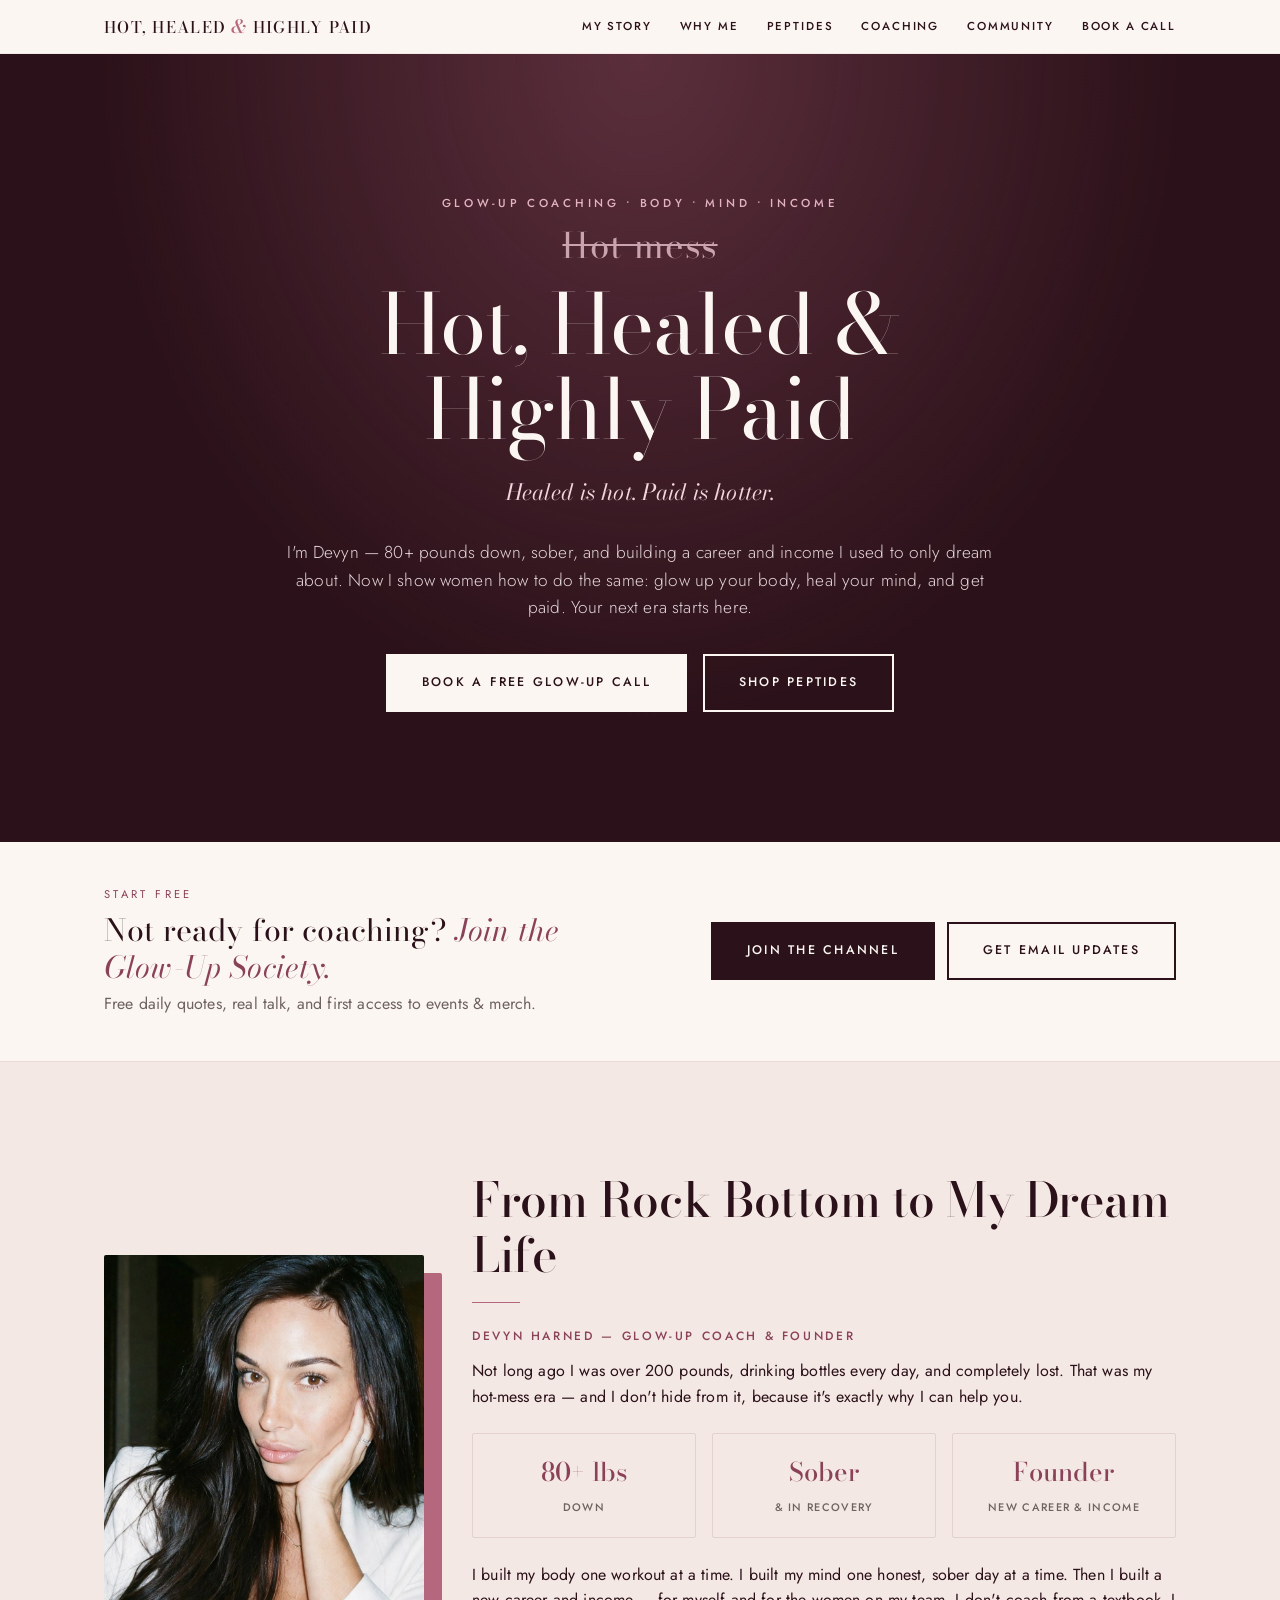
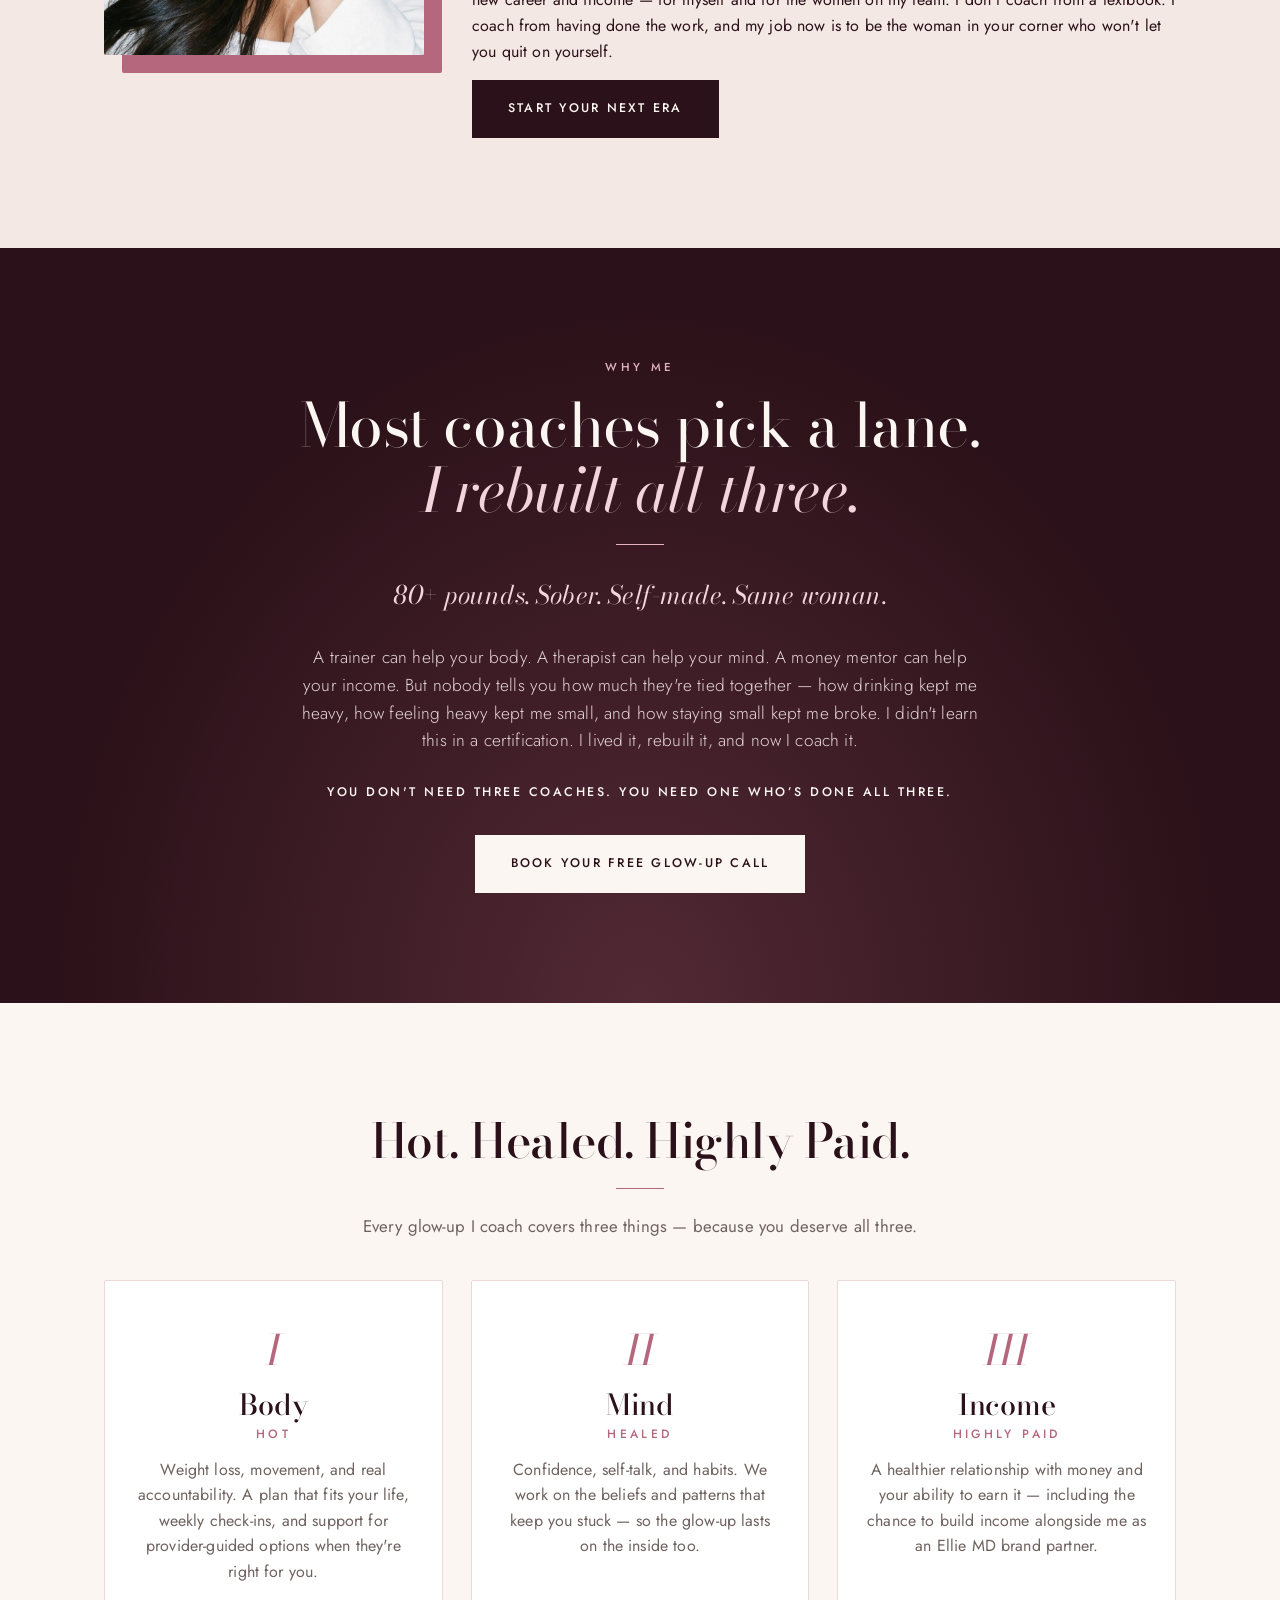
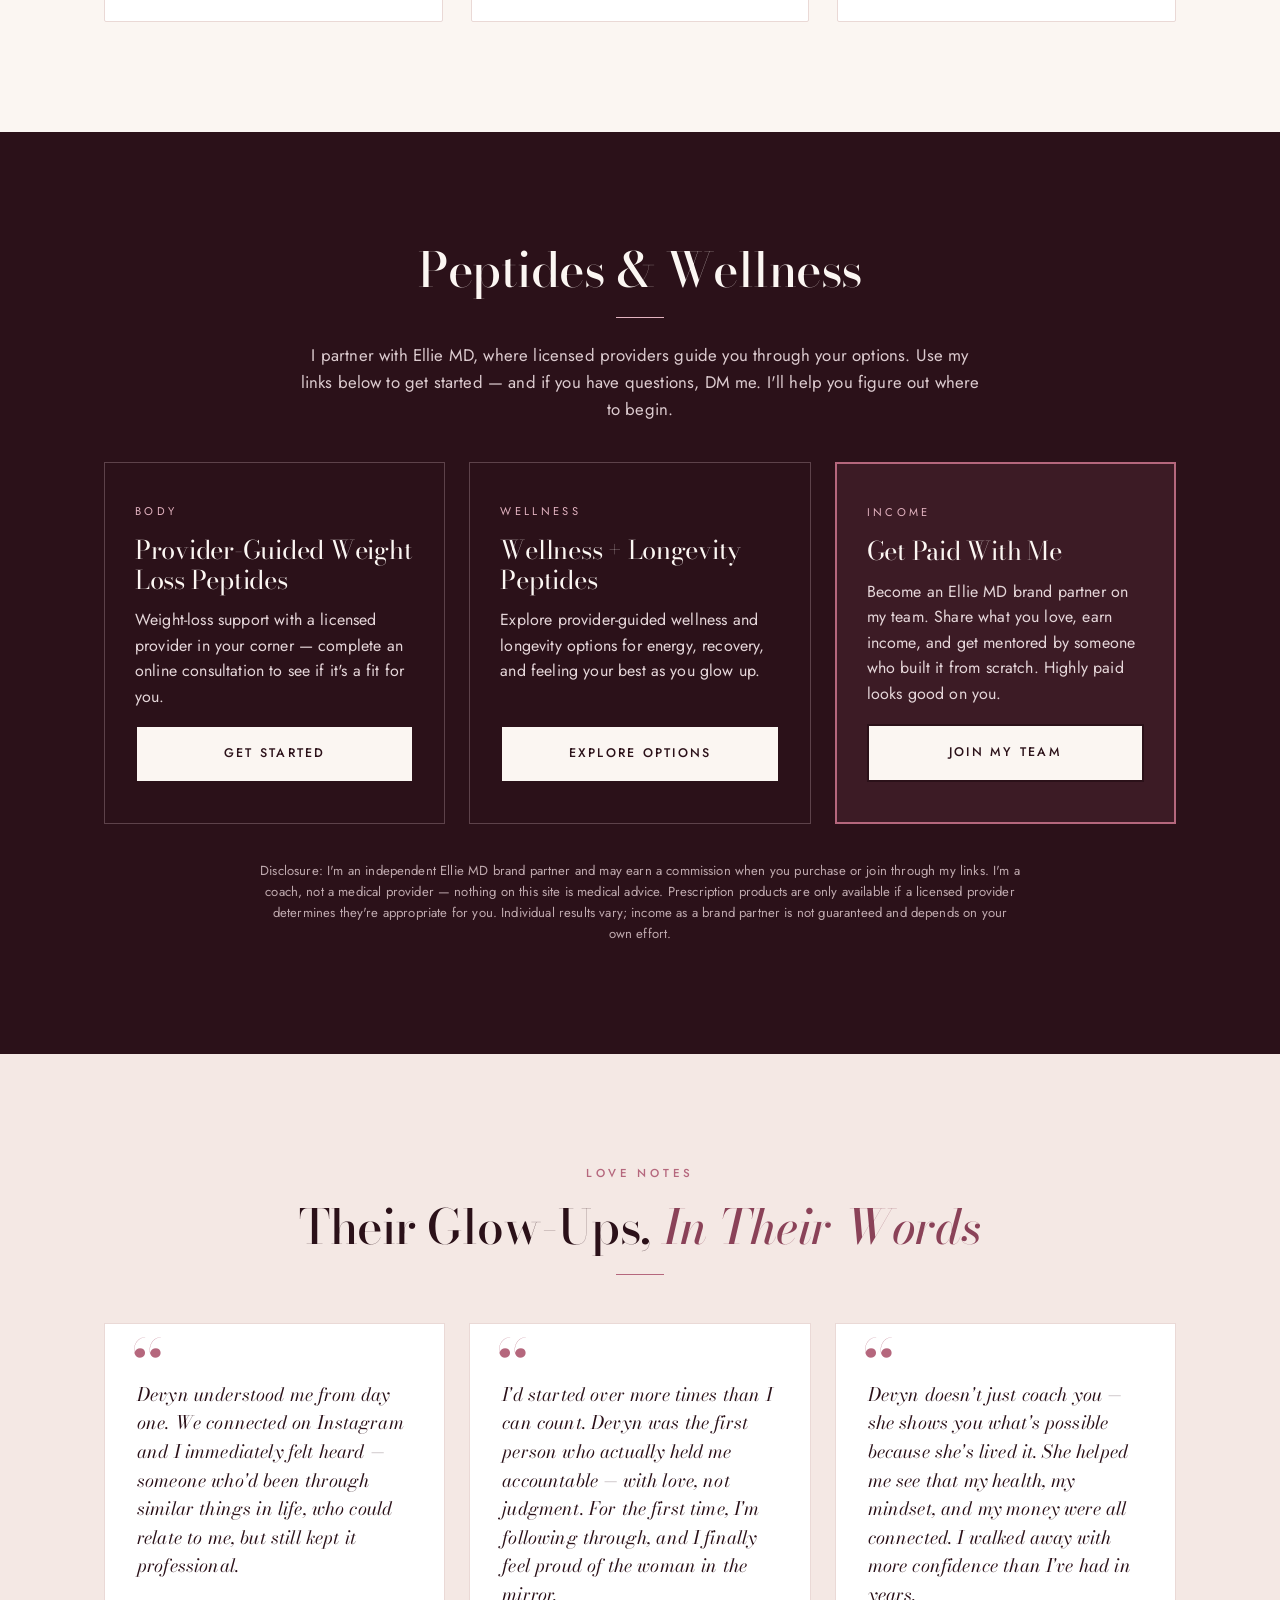
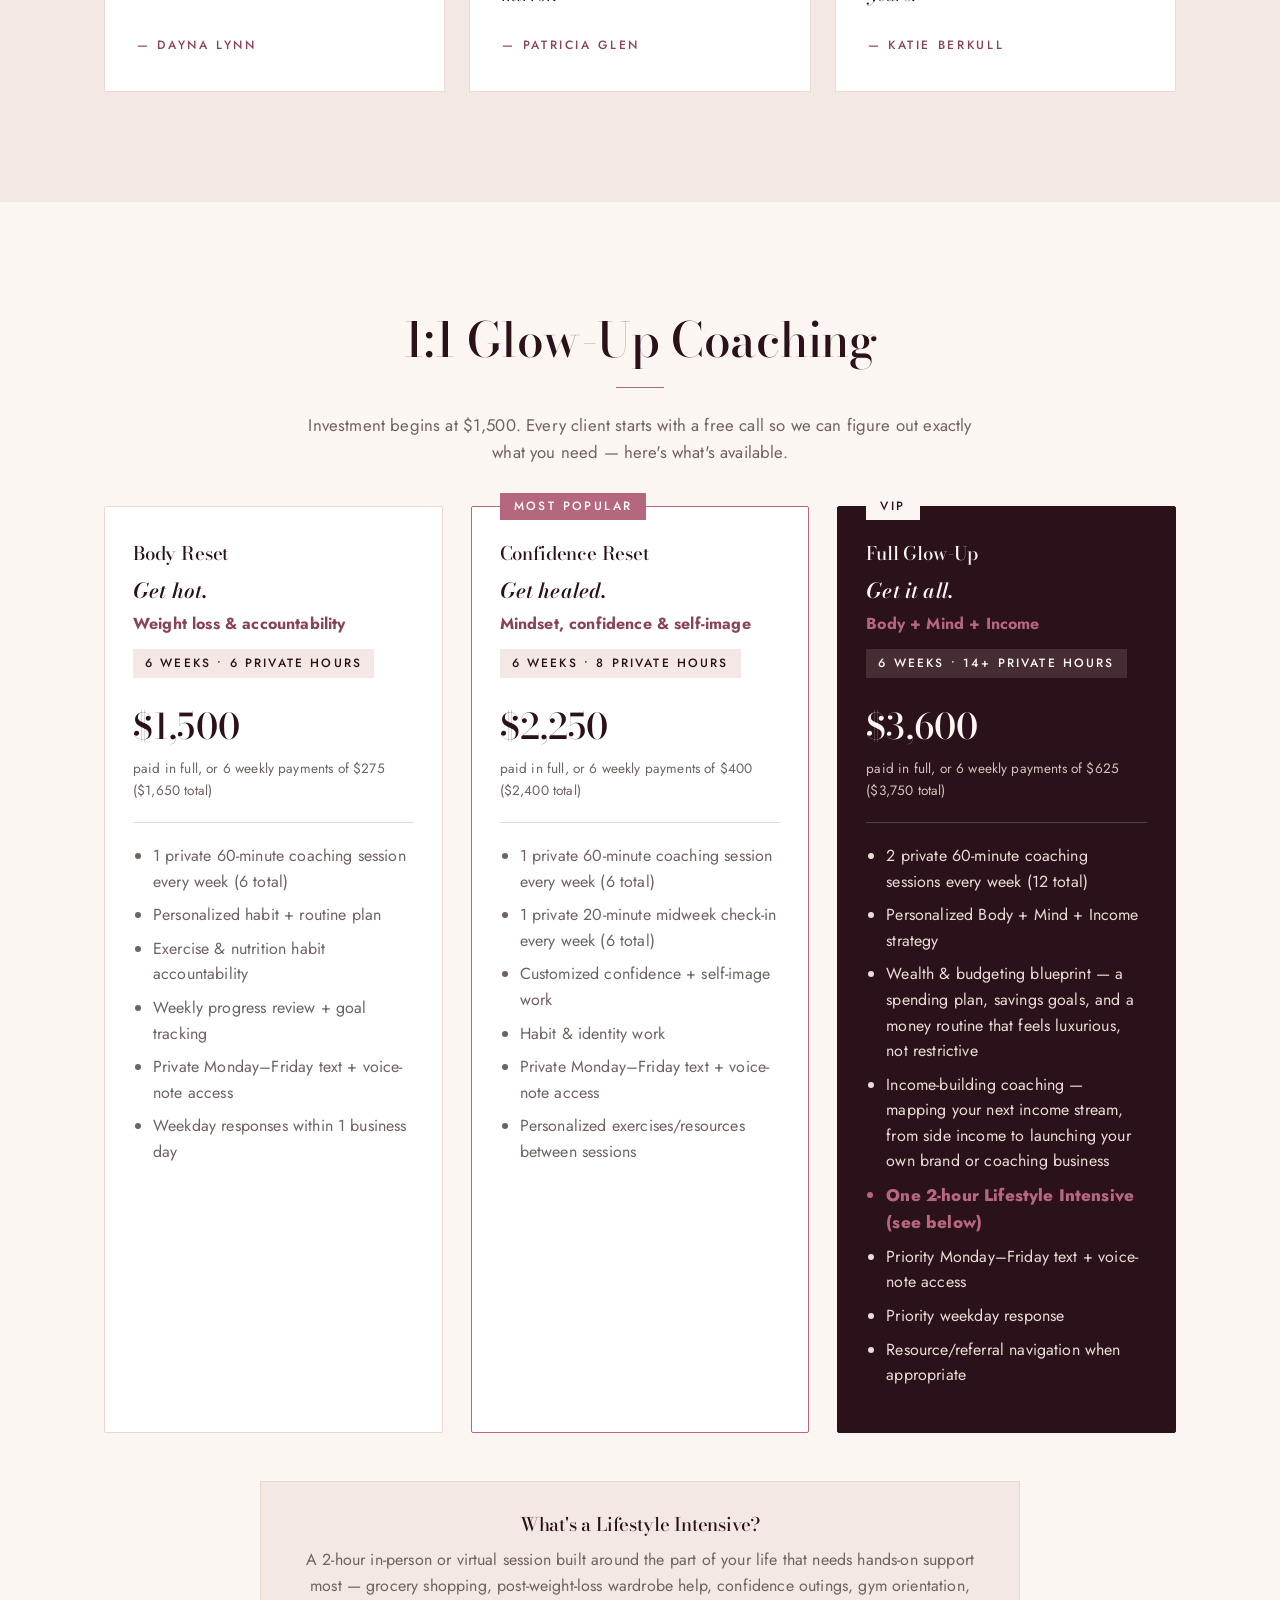
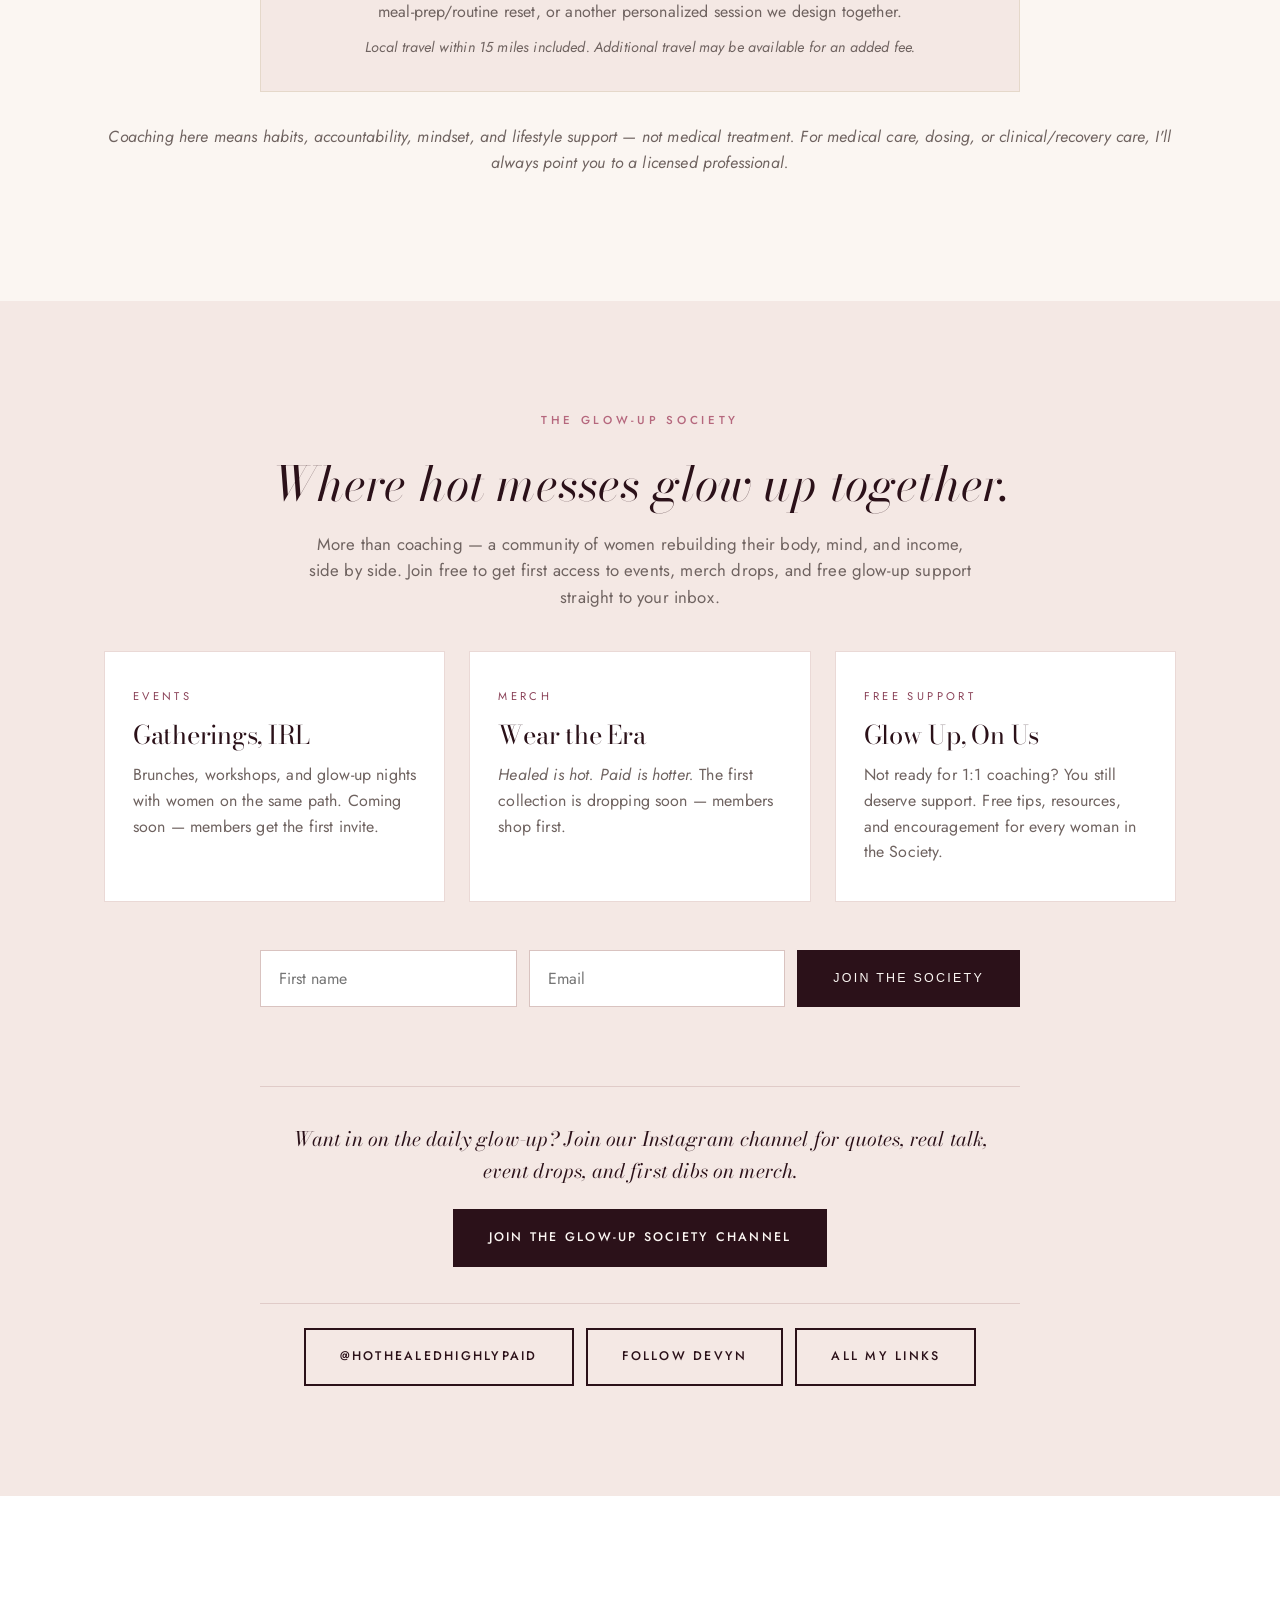
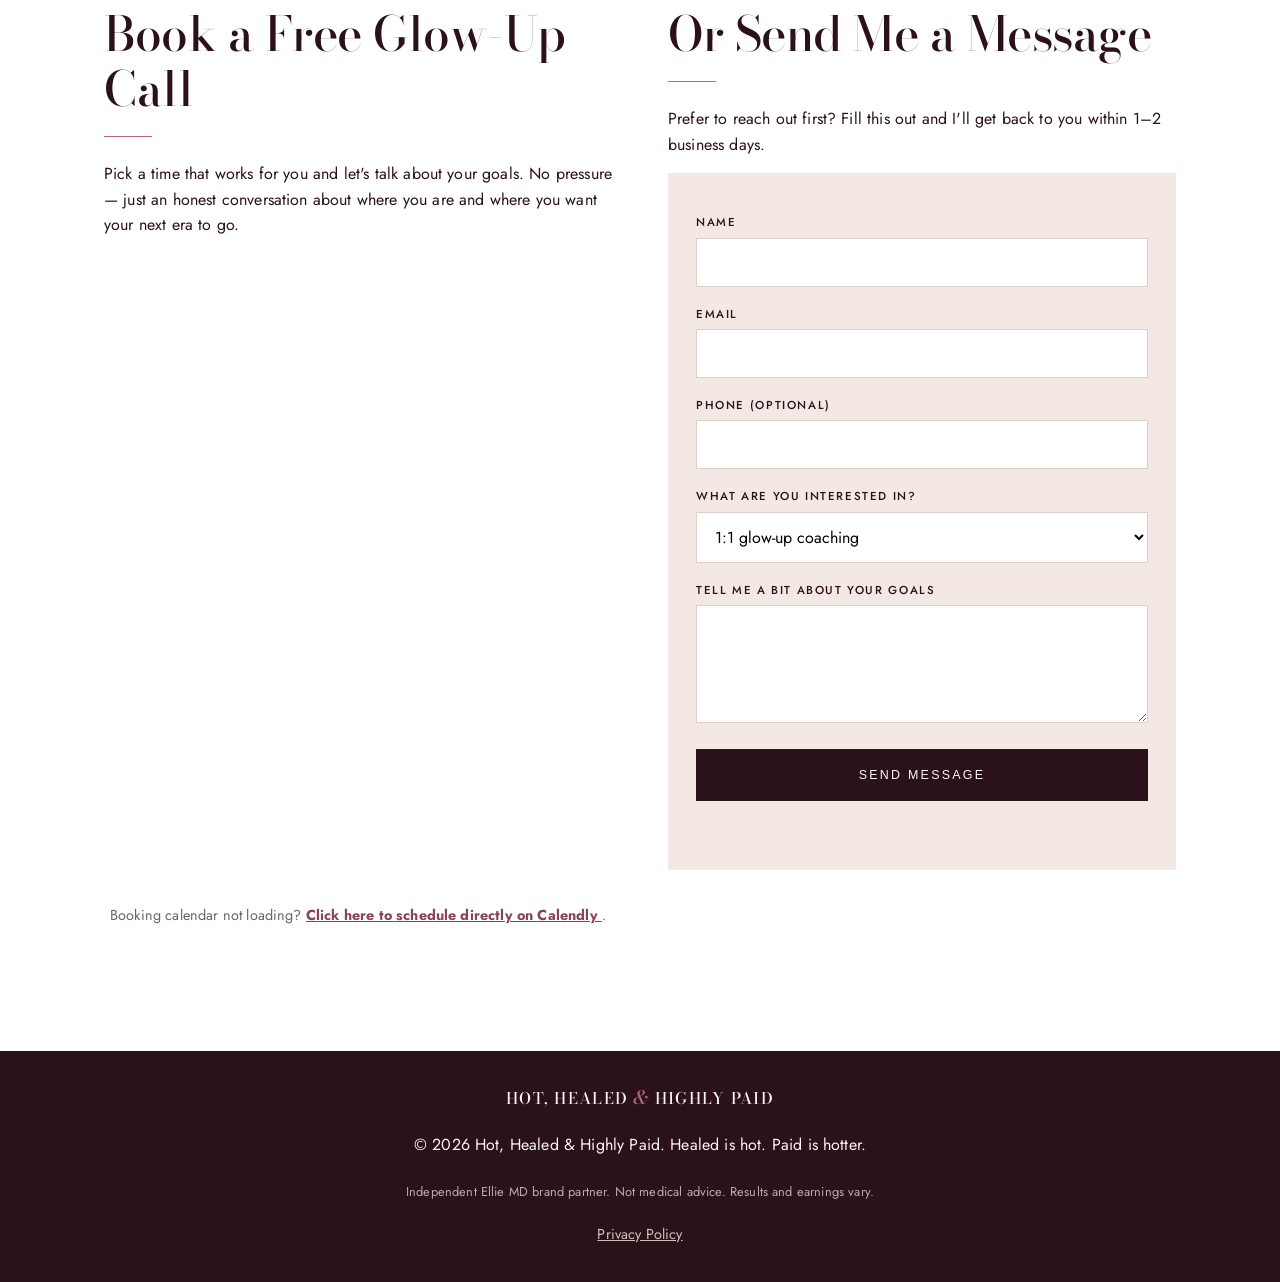
<file: index.html>
<!DOCTYPE html>
<html lang="en">
<head>
<meta charset="UTF-8">
<meta name="viewport" content="width=device-width, initial-scale=1.0">
<title>Hot, Healed &amp; Highly Paid | Devyn Harned, Glow-Up Coach</title>
<meta name="description" content="Hot, Healed & Highly Paid — glow-up coaching for women in body, mind, and income with Devyn Harned. 80+ lbs down, sober, and building income. Your next era starts here.">
<meta property="og:title" content="Hot, Healed & Highly Paid">
<meta property="og:description" content="Where hot messes glow up together. Body • Mind • Income coaching with Devyn Harned.">
<meta property="og:image" content="https://hothealedhighlypaid.com/images/devyn-headshot.jpg">
<meta property="og:url" content="https://hothealedhighlypaid.com/">
<link rel="canonical" href="https://hothealedhighlypaid.com/">
<script type="application/ld+json">
{
  "@context": "https://schema.org",
  "@type": "ProfessionalService",
  "name": "Hot, Healed & Highly Paid",
  "alternateName": "Hot Healed Highly Paid",
  "url": "https://hothealedhighlypaid.com/",
  "image": "https://hothealedhighlypaid.com/images/devyn-headshot.jpg",
  "description": "Glow-up coaching for women in body, mind, and income with Devyn Harned.",
  "founder": { "@type": "Person", "name": "Devyn Harned", "jobTitle": "Glow-Up Coach" },
  "sameAs": [
    "https://www.instagram.com/hothealedhighlypaid/",
    "https://www.instagram.com/realhousewifeofmb/",
    "https://linktr.ee/DevynHarned"
  ]
}
</script>
<link rel="preconnect" href="https://fonts.googleapis.com">
<link rel="preconnect" href="https://fonts.gstatic.com" crossorigin>
<link href="https://fonts.googleapis.com/css2?family=Bodoni+Moda:ital,opsz,wght@0,6..96,400;0,6..96,500;0,6..96,600;1,6..96,400;1,6..96,500&family=Jost:wght@300;400;500;600&display=swap" rel="stylesheet">
<link rel="stylesheet" href="styles.css">
<script data-goatcounter="https://buildhermethod.goatcounter.com/count"
        async src="//gc.zgo.at/count.js"></script>
</head>
<body>

<header class="site-header">
  <div class="container header-inner">
    <a href="#home" class="logo logo-hhhp">Hot, Healed <em>&amp;</em> Highly Paid</a>
    <nav class="main-nav" id="main-nav">
      <a href="#story">My Story</a>
      <a href="#why">Why Me</a>
      <a href="#shop">Peptides</a>
      <a href="#coaching">Coaching</a>
      <a href="#community">Community</a>
      <a href="#booking">Book a Call</a>
    </nav>
    <button class="nav-toggle" id="nav-toggle" aria-label="Toggle navigation" aria-expanded="false">
      <span></span><span></span><span></span>
    </button>
  </div>
</header>

<main>

  <!-- HERO -->
  <section id="home" class="hero hero-dark">
    <div class="container hero-inner">
      <p class="eyebrow">Glow-Up Coaching • Body • Mind • Income</p>
      <h1>
        <span class="hero-strike">Hot mess</span>
        Hot, Healed &amp; Highly&nbsp;Paid
      </h1>
      <p class="hero-tag">Healed is hot. Paid is hotter.</p>
      <p class="hero-sub">
        I'm Devyn — 80+ pounds down, sober, and building a career and income I used to
        only dream about. Now I show women how to do the same: glow up your body, heal
        your mind, and get paid. Your next era starts here.
      </p>
      <div class="hero-cta">
        <a href="#booking" class="btn btn-primary">Book a Free Glow-Up Call</a>
        <a href="#shop" class="btn btn-ghost">Shop Peptides</a>
      </div>
    </div>
  </section>

  <!-- START FREE -->
  <section class="start-free">
    <div class="container start-free-inner">
      <div class="start-free-text">
        <p class="shop-label">Start Free</p>
        <p class="start-free-title">Not ready for coaching? <em>Join the <span style="white-space:nowrap">Glow-Up</span> Society.</em></p>
        <p class="start-free-sub">Free daily quotes, real talk, and first access to events &amp; merch.</p>
      </div>
      <div class="start-free-actions">
        <a href="https://www.instagram.com/channel/5jurv5lKrIqJGgF2/" class="btn btn-primary" target="_blank" rel="noopener"
           data-goatcounter-click="ig-glowup-society-channel-top">Join the Channel</a>
        <a href="#community" class="btn btn-ghost">Get Email Updates</a>
      </div>
    </div>
  </section>

  <!-- MY STORY -->
  <section id="story" class="section about">
    <div class="container about-inner">
      <div class="about-photo">
        <img src="images/devyn-headshot.jpg" alt="Devyn Harned, founder of Hot, Healed & Highly Paid">
      </div>
      <div class="about-text">
        <h2>From Rock Bottom to My Dream Life</h2>
        <p class="about-title">Devyn Harned — Glow-Up Coach &amp; Founder</p>
        <p>
          Not long ago I was over 200 pounds, drinking bottles every day, and completely
          lost. That was my hot-mess era — and I don't hide from it, because it's exactly
          why I can help you.
        </p>
        <div class="story-stats">
          <div class="stat"><strong>80+ lbs</strong><span>down</span></div>
          <div class="stat"><strong>Sober</strong><span>&amp; in recovery</span></div>
          <div class="stat"><strong>Founder</strong><span>new career &amp; income</span></div>
        </div>
        <p>
          I built my body one workout at a time. I built my mind one honest, sober day at
          a time. Then I built a new career and income — for myself and for the women on my
          team. I don't coach from a textbook. I coach from having done the work, and my job
          now is to be the woman in your corner who won't let you quit on yourself.
        </p>
        <a href="#booking" class="btn btn-primary">Start Your Next Era</a>
      </div>
    </div>
  </section>

  <!-- WHY ME -->
  <section id="why" class="section why">
    <div class="container why-inner">
      <p class="eyebrow">Why Me</p>
      <h2>Most coaches pick a&nbsp;lane.<br><em>I rebuilt all three.</em></h2>
      <p class="why-tag">80+ pounds. Sober. Self-made. Same&nbsp;woman.</p>
      <p class="why-body">
        A trainer can help your body. A therapist can help your mind. A money mentor can
        help your income. But nobody tells you how much they're tied together — how
        drinking kept me heavy, how feeling heavy kept me small, and how staying small kept
        me broke. I didn't learn this in a certification. I lived it, rebuilt it, and now I
        coach it.
      </p>
      <p class="why-close">You don't need three coaches. You need one who&rsquo;s done all&nbsp;three.</p>
      <a href="#booking" class="btn btn-primary">Book Your Free Glow-Up Call</a>
    </div>
  </section>

  <!-- PILLARS -->
  <section id="pillars" class="section pillars">
    <div class="container">
      <h2>Hot. Healed. Highly Paid.</h2>
      <p class="section-lede">Every glow-up I coach covers three things — because you deserve all three.</p>
      <div class="pillar-grid">
        <div class="pillar-card">
          <span class="pillar-num">I</span>
          <h3>Body <small>Hot</small></h3>
          <p>
            Weight loss, movement, and real accountability. A plan that fits your life,
            weekly check-ins, and support for provider-guided options when they're right for you.
          </p>
        </div>
        <div class="pillar-card">
          <span class="pillar-num">II</span>
          <h3>Mind <small>Healed</small></h3>
          <p>
            Confidence, self-talk, and habits. We work on the beliefs and patterns that keep
            you stuck — so the glow-up lasts on the inside too.
          </p>
        </div>
        <div class="pillar-card">
          <span class="pillar-num">III</span>
          <h3>Income <small>Highly Paid</small></h3>
          <p>
            A healthier relationship with money and your ability to earn it — including the
            chance to build income alongside me as an Ellie MD brand partner.
          </p>
        </div>
      </div>
    </div>
  </section>

  <!-- PEPTIDES + PARTNER (Ellie MD) -->
  <section id="shop" class="section shop">
    <div class="container">
      <h2>Peptides &amp; Wellness</h2>
      <p class="section-lede">
        I partner with Ellie MD, where licensed providers guide you through your options.
        Use my links below to get started — and if you have questions, DM me. I'll help you
        figure out where to begin.
      </p>
      <div class="shop-grid">
        <div class="shop-card">
          <span class="shop-label">Body</span>
          <h3>Provider-Guided Weight Loss Peptides</h3>
          <p>
            Weight-loss support with a licensed provider in your corner — complete an online
            consultation to see if it's a fit for you.
          </p>
          <a href="https://elliemd.com/devynalexandrea" class="btn btn-primary" target="_blank" rel="noopener sponsored"
             data-goatcounter-click="elliemd-weight-loss">Get Started</a>
        </div>
        <div class="shop-card">
          <span class="shop-label">Wellness</span>
          <h3>Wellness + Longevity Peptides</h3>
          <p>
            Explore provider-guided wellness and longevity options for energy, recovery, and
            feeling your best as you glow up.
          </p>
          <a href="https://elliemd.com/devynalexandrea" class="btn btn-primary" target="_blank" rel="noopener sponsored"
             data-goatcounter-click="elliemd-wellness">Explore Options</a>
        </div>
        <div class="shop-card partner" id="partner">
          <span class="shop-label">Income</span>
          <h3>Get Paid With Me</h3>
          <p>
            Become an Ellie MD brand partner on my team. Share what you love, earn income,
            and get mentored by someone who built it from scratch. Highly paid looks good on you.
          </p>
          <a href="https://elliemd.com/join-us" class="btn btn-primary" target="_blank" rel="noopener"
             data-goatcounter-click="elliemd-partner">Join My Team</a>
        </div>
      </div>
      <p class="shop-disclaimer">
        Disclosure: I'm an independent Ellie MD brand partner and may earn a commission when
        you purchase or join through my links. I'm a coach, not a medical provider — nothing
        on this site is medical advice. Prescription products are only available if a
        licensed provider determines they're appropriate for you. Individual results vary;
        income as a brand partner is not guaranteed and depends on your own effort.
      </p>
    </div>
  </section>

  <!-- LOVE NOTES -->
  <section id="love-notes" class="section love-notes">
    <div class="container">
      <p class="eyebrow" style="text-align:center;">Love Notes</p>
      <h2>Their Glow-Ups, <em>In Their Words</em></h2>
      <div class="notes-grid">
        <figure class="note">
          <blockquote>Devyn understood me from day one. We connected on Instagram and I immediately felt heard — someone who'd been through similar things in life, who could relate to me, but still kept it professional.</blockquote>
          <figcaption>Dayna Lynn</figcaption>
        </figure>
        <figure class="note">
          <blockquote>I'd started over more times than I can count. Devyn was the first person who actually held me accountable — with love, not judgment. For the first time, I'm following through, and I finally feel proud of the woman in the mirror.</blockquote>
          <figcaption>Patricia Glen</figcaption>
        </figure>
        <figure class="note">
          <blockquote>Devyn doesn't just coach you — she shows you what's possible because she's lived it. She helped me see that my health, my mindset, and my money were all connected. I walked away with more confidence than I've had in years.</blockquote>
          <figcaption>Katie Berkull</figcaption>
        </figure>
      </div>
    </div>
  </section>

  <!-- COACHING PACKAGES -->
  <section id="coaching" class="section packages">
    <div class="container">
      <h2>1:1 Glow-Up Coaching</h2>
      <p class="section-lede">
        Investment begins at $1,500. Every client starts with a free call so we can figure
        out exactly what you need — here's what's available.
      </p>
      <div class="package-grid">
        <div class="package-card">
          <h3>Body Reset</h3>
          <p class="package-tagline">Get hot.</p>
          <p class="package-focus">Weight loss &amp; accountability</p>
          <p class="package-commitment">6 WEEKS &bull; 6 PRIVATE HOURS</p>
          <div class="package-price">
            <span class="price-main">$1,500</span>
            <span class="price-sub">paid in full, or 6 weekly payments of $275 ($1,650 total)</span>
          </div>
          <ul>
            <li>1 private 60-minute coaching session every week (6 total)</li>
            <li>Personalized habit + routine plan</li>
            <li>Exercise &amp; nutrition habit accountability</li>
            <li>Weekly progress review + goal tracking</li>
            <li>Private Monday–Friday text + voice-note access</li>
            <li>Weekday responses within 1 business day</li>
          </ul>
        </div>
        <div class="package-card featured">
          <span class="package-tag">Most Popular</span>
          <h3>Confidence Reset</h3>
          <p class="package-tagline">Get healed.</p>
          <p class="package-focus">Mindset, confidence &amp; self-image</p>
          <p class="package-commitment">6 WEEKS &bull; 8 PRIVATE HOURS</p>
          <div class="package-price">
            <span class="price-main">$2,250</span>
            <span class="price-sub">paid in full, or 6 weekly payments of $400 ($2,400 total)</span>
          </div>
          <ul>
            <li>1 private 60-minute coaching session every week (6 total)</li>
            <li>1 private 20-minute midweek check-in every week (6 total)</li>
            <li>Customized confidence + self-image work</li>
            <li>Habit &amp; identity work</li>
            <li>Private Monday–Friday text + voice-note access</li>
            <li>Personalized exercises/resources between sessions</li>
          </ul>
        </div>
        <div class="package-card vip">
          <span class="package-tag package-tag-vip">VIP</span>
          <h3>Full Glow-Up</h3>
          <p class="package-tagline">Get it all.</p>
          <p class="package-focus">Body + Mind + Income</p>
          <p class="package-commitment">6 WEEKS &bull; 14+ PRIVATE HOURS</p>
          <div class="package-price">
            <span class="price-main">$3,600</span>
            <span class="price-sub">paid in full, or 6 weekly payments of $625 ($3,750 total)</span>
          </div>
          <ul>
            <li>2 private 60-minute coaching sessions every week (12 total)</li>
            <li>Personalized Body + Mind + Income strategy</li>
            <li>Wealth &amp; budgeting blueprint — a spending plan, savings goals, and a money routine that feels luxurious, not restrictive</li>
            <li>Income-building coaching — mapping your next income stream, from side income to launching your own brand or coaching business</li>
            <li class="intensive-highlight">One 2-hour Lifestyle Intensive (see below)</li>
            <li>Priority Monday–Friday text + voice-note access</li>
            <li>Priority weekday response</li>
            <li>Resource/referral navigation when appropriate</li>
          </ul>
        </div>
      </div>

      <div class="intensive-callout">
        <h3>What's a Lifestyle Intensive?</h3>
        <p>
          A 2-hour in-person or virtual session built around the part of your life that
          needs hands-on support most — grocery shopping, post-weight-loss wardrobe help,
          confidence outings, gym orientation, meal-prep/routine reset, or another
          personalized session we design together.
        </p>
        <p class="intensive-note">
          Local travel within 15 miles included. Additional travel may be available for an added fee.
        </p>
      </div>

      <p class="package-note">
        Coaching here means habits, accountability, mindset, and lifestyle support — not
        medical treatment. For medical care, dosing, or clinical/recovery care, I'll always
        point you to a licensed professional.
      </p>
    </div>
  </section>

  <!-- COMMUNITY -->
  <section id="community" class="section community">
    <div class="container">
      <p class="eyebrow">The Glow-Up Society</p>
      <p class="community-quote">Where hot messes glow up&nbsp;together.</p>
      <p class="section-lede">
        More than coaching — a community of women rebuilding their body, mind, and income,
        side by side. Join free to get first access to events, merch drops, and free glow-up
        support straight to your inbox.
      </p>

      <div class="society-grid">
        <div class="society-card">
          <span class="shop-label">Events</span>
          <h3>Gatherings, IRL</h3>
          <p>Brunches, workshops, and glow-up nights with women on the same path. Coming soon — members get the first invite.</p>
        </div>
        <div class="society-card">
          <span class="shop-label">Merch</span>
          <h3>Wear the Era</h3>
          <p><em>Healed is hot. Paid is hotter.</em> The first collection is dropping soon — members shop first.</p>
        </div>
        <div class="society-card">
          <span class="shop-label">Free Support</span>
          <h3>Glow Up, On Us</h3>
          <p>Not ready for 1:1 coaching? You still deserve support. Free tips, resources, and encouragement for every woman in the Society.</p>
        </div>
      </div>

      <form id="society-form" class="society-form js-form" action="https://formspree.io/f/xnpqppzr" method="POST"
            data-success="You're in, babe. Welcome to the Glow-Up Society. 💋"
            data-event="society-signup">
        <input type="hidden" name="_subject" value="New Glow-Up Society member">
        <input type="hidden" name="interest" value="Glow-Up Society signup">
        <label class="sr-only" for="society-name">First name</label>
        <input type="text" id="society-name" name="name" placeholder="First name" required>
        <label class="sr-only" for="society-email">Email</label>
        <input type="email" id="society-email" name="email" placeholder="Email" required>
        <button type="submit" class="btn btn-primary">Join the Society</button>
        <p class="form-status" role="status"></p>
      </form>

      <div class="channel-callout">
        <p class="channel-text">Want in on the daily glow-up? Join our Instagram channel for quotes, real talk, event drops, and first dibs on merch.</p>
        <a href="https://www.instagram.com/channel/5jurv5lKrIqJGgF2/" class="btn btn-primary" target="_blank" rel="noopener"
           data-goatcounter-click="ig-glowup-society-channel">Join the Glow-Up Society Channel</a>
      </div>

      <div class="social-row">
        <a href="https://www.instagram.com/hothealedhighlypaid/" class="btn btn-ghost" target="_blank" rel="noopener"
           data-goatcounter-click="ig-community">@hothealedhighlypaid</a>
        <a href="https://www.instagram.com/realhousewifeofmb/" class="btn btn-ghost" target="_blank" rel="noopener"
           data-goatcounter-click="ig-devyn">Follow Devyn</a>
        <a href="https://linktr.ee/DevynHarned" class="btn btn-ghost" target="_blank" rel="noopener"
           data-goatcounter-click="linktree">All My Links</a>
      </div>
    </div>
  </section>

  <!-- BOOKING / INQUIRY -->
  <section id="booking" class="section booking">
    <div class="container booking-inner">

      <div class="booking-col">
        <h2>Book a Free Glow-Up Call</h2>
        <p>
          Pick a time that works for you and let's talk about your goals. No pressure — just
          an honest conversation about where you are and where you want your next era to go.
        </p>

        <div class="calendly-inline-widget"
             data-url="https://calendly.com/buildhermethod/new-meeting?hide_event_type_details=1&hide_gdpr_banner=1"
             style="min-width:280px; height:650px;">
        </div>
        <p class="calendly-fallback">
          Booking calendar not loading?
          <a href="https://calendly.com/buildhermethod/new-meeting" target="_blank" rel="noopener"
             data-goatcounter-click="calendly-consult-fallback">
            Click here to schedule directly on Calendly
          </a>.
        </p>
      </div>

      <div class="booking-col">
        <h2>Or Send Me a Message</h2>
        <p>Prefer to reach out first? Fill this out and I'll get back to you within 1–2 business days.</p>

        <form id="inquiry-form" class="inquiry-form js-form" action="https://formspree.io/f/xnpqppzr" method="POST">
          <input type="hidden" name="_subject" value="New inquiry — Hot, Healed & Highly Paid">
          <label for="name">Name</label>
          <input type="text" id="name" name="name" required>

          <label for="email">Email</label>
          <input type="email" id="email" name="email" required>

          <label for="phone">Phone (optional)</label>
          <input type="tel" id="phone" name="phone">

          <label for="interest">What are you interested in?</label>
          <select id="interest" name="interest">
            <option value="1:1 Coaching">1:1 glow-up coaching</option>
            <option value="Peptides">Peptides (weight loss or wellness)</option>
            <option value="Brand Partner">Becoming an Ellie MD brand partner</option>
            <option value="Not sure yet">Not sure yet</option>
          </select>

          <label for="message">Tell me a bit about your goals</label>
          <textarea id="message" name="message" rows="4"></textarea>

          <button type="submit" class="btn btn-primary btn-full">Send Message</button>
          <p class="form-status" role="status"></p>
        </form>
      </div>

    </div>
  </section>

</main>

<footer class="site-footer">
  <div class="container footer-inner">
    <p class="logo logo-hhhp">Hot, Healed <em>&amp;</em> Highly Paid</p>
    <p>&copy; <span id="year"></span> Hot, Healed &amp; Highly Paid. Healed is hot. Paid is hotter.</p>
    <p class="footer-small">
      Independent Ellie MD brand partner. Not medical advice. Results and earnings vary.
    </p>
    <p><a href="privacy-policy.html" style="color:#cfc3bb;">Privacy Policy</a></p>
  </div>
</footer>

<script src="https://assets.calendly.com/assets/external/widget.js" async></script>
<script src="script.js"></script>
</body>
</html>
</file>
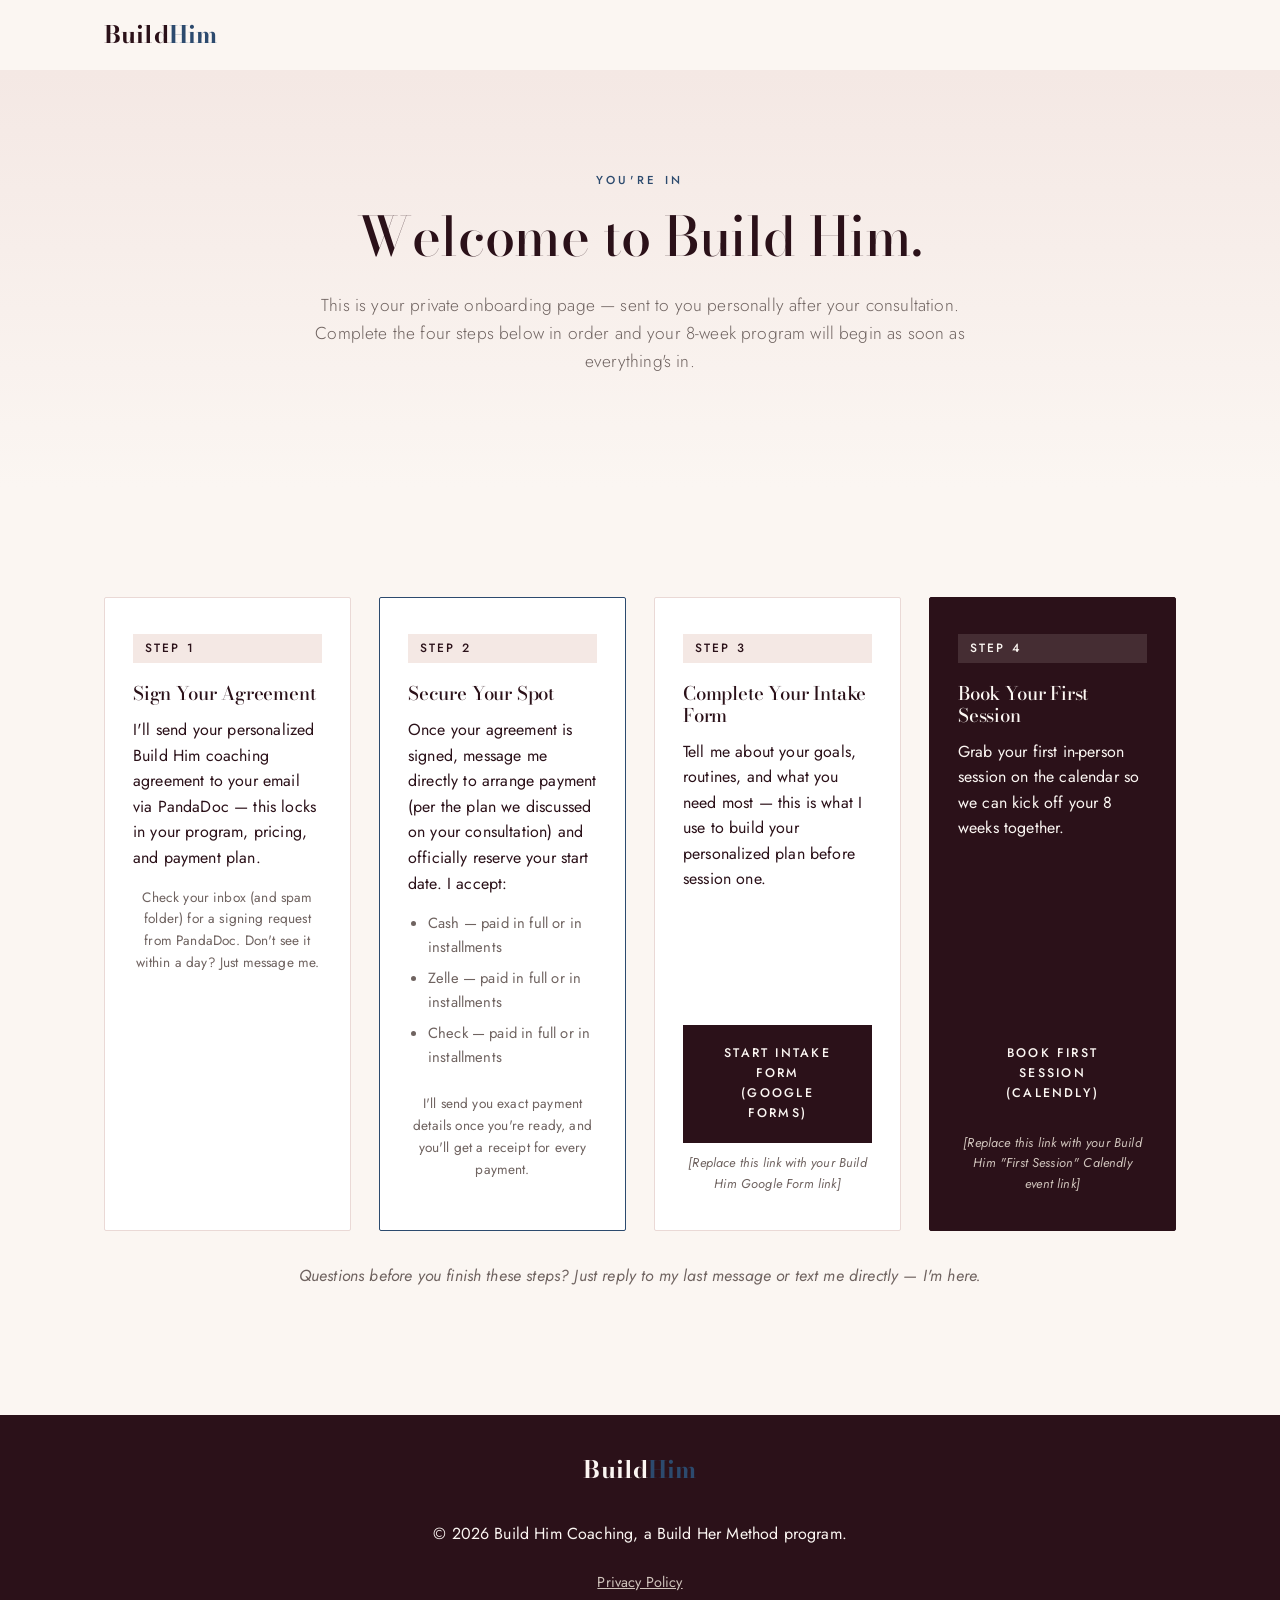
<file: buildhim-onboarding.html>
<!DOCTYPE html>
<html lang="en">
<head>
<meta charset="UTF-8">
<meta name="viewport" content="width=device-width, initial-scale=1.0">
<meta name="robots" content="noindex, nofollow">
<title>Welcome to Build Him | Client Onboarding</title>
<link rel="preconnect" href="https://fonts.googleapis.com">
<link rel="preconnect" href="https://fonts.gstatic.com" crossorigin>
<link href="https://fonts.googleapis.com/css2?family=Bodoni+Moda:ital,opsz,wght@0,6..96,400;0,6..96,500;0,6..96,600;1,6..96,400;1,6..96,500&family=Jost:wght@300;400;500;600&display=swap" rel="stylesheet">
<link rel="stylesheet" href="styles.css">
<script data-goatcounter="https://buildhermethod.goatcounter.com/count"
        async src="//gc.zgo.at/count.js"></script>
<style>
  :root {
    --color-accent: #2C4A6E;
    --color-accent-dark: #1B324D;
  }
</style>
</head>
<body>

<header class="site-header">
  <div class="container header-inner">
    <a href="buildhim.html" class="logo">Build<span>Him</span></a>
  </div>
</header>

<main>

  <section class="hero onboarding-hero">
    <div class="container hero-inner">
      <p class="eyebrow">You're In</p>
      <h1>Welcome to Build Him.</h1>
      <p class="hero-sub">
        This is your private onboarding page — sent to you personally after your
        consultation. Complete the four steps below in order and your 8-week program
        will begin as soon as everything's in.
      </p>
    </div>
  </section>

  <section class="section onboarding-steps">
    <div class="container">
      <div class="package-grid onboarding-grid">

        <div class="package-card">
          <p class="package-commitment">STEP 1</p>
          <h3>Sign Your Agreement</h3>
          <p>
            I'll send your personalized Build Him coaching agreement to your email via
            PandaDoc — this locks in your program, pricing, and payment plan.
          </p>
          <p style="font-size:.85rem; color:var(--color-muted); text-align:center;">
            Check your inbox (and spam folder) for a signing request from PandaDoc.
            Don't see it within a day? Just message me.
          </p>
        </div>

        <div class="package-card featured">
          <p class="package-commitment">STEP 2</p>
          <h3>Secure Your Spot</h3>
          <p>
            Once your agreement is signed, message me directly to arrange payment
            (per the plan we discussed on your consultation) and officially reserve
            your start date. I accept:
          </p>
          <ul style="text-align:left; color:var(--color-muted); font-size:.92rem; padding-left:20px; margin-bottom:16px;">
            <li>Cash — paid in full or in installments</li>
            <li>Zelle — paid in full or in installments</li>
            <li>Check — paid in full or in installments</li>
          </ul>
          <p style="font-size:.85rem; color:var(--color-muted); text-align:center;">
            I'll send you exact payment details once you're ready, and you'll get a
            receipt for every payment.
          </p>
        </div>

        <div class="package-card">
          <p class="package-commitment">STEP 3</p>
          <h3>Complete Your Intake Form</h3>
          <p>
            Tell me about your goals, routines, and what you need most — this is what
            I use to build your personalized plan before session one.
          </p>
          <a href="#" class="btn btn-primary btn-full" data-goatcounter-click="intake-form-buildhim">
            Start Intake Form (Google Forms)
          </a>
          <p class="onboarding-note">[Replace this link with your Build Him Google Form link]</p>
        </div>

        <div class="package-card vip">
          <p class="package-commitment">STEP 4</p>
          <h3>Book Your First Session</h3>
          <p>
            Grab your first in-person session on the calendar so we can kick off your
            8 weeks together.
          </p>
          <a href="#" class="btn btn-primary btn-full" data-goatcounter-click="first-session-buildhim">
            Book First Session (Calendly)
          </a>
          <p class="onboarding-note">[Replace this link with your Build Him "First Session" Calendly event link]</p>
        </div>

      </div>

      <p class="package-note">
        Questions before you finish these steps? Just reply to my last message or text
        me directly — I'm here.
      </p>
    </div>
  </section>

</main>

<footer class="site-footer">
  <div class="container footer-inner">
    <p class="logo">Build<span>Him</span></p>
    <p>&copy; <span id="year"></span> Build Him Coaching, a Build Her Method program.</p>
    <p><a href="privacy-policy.html" style="color:#cfc3bb;">Privacy Policy</a></p>
  </div>
</footer>

<script>
  document.getElementById('year').textContent = new Date().getFullYear();
</script>
</body>
</html>
</file>
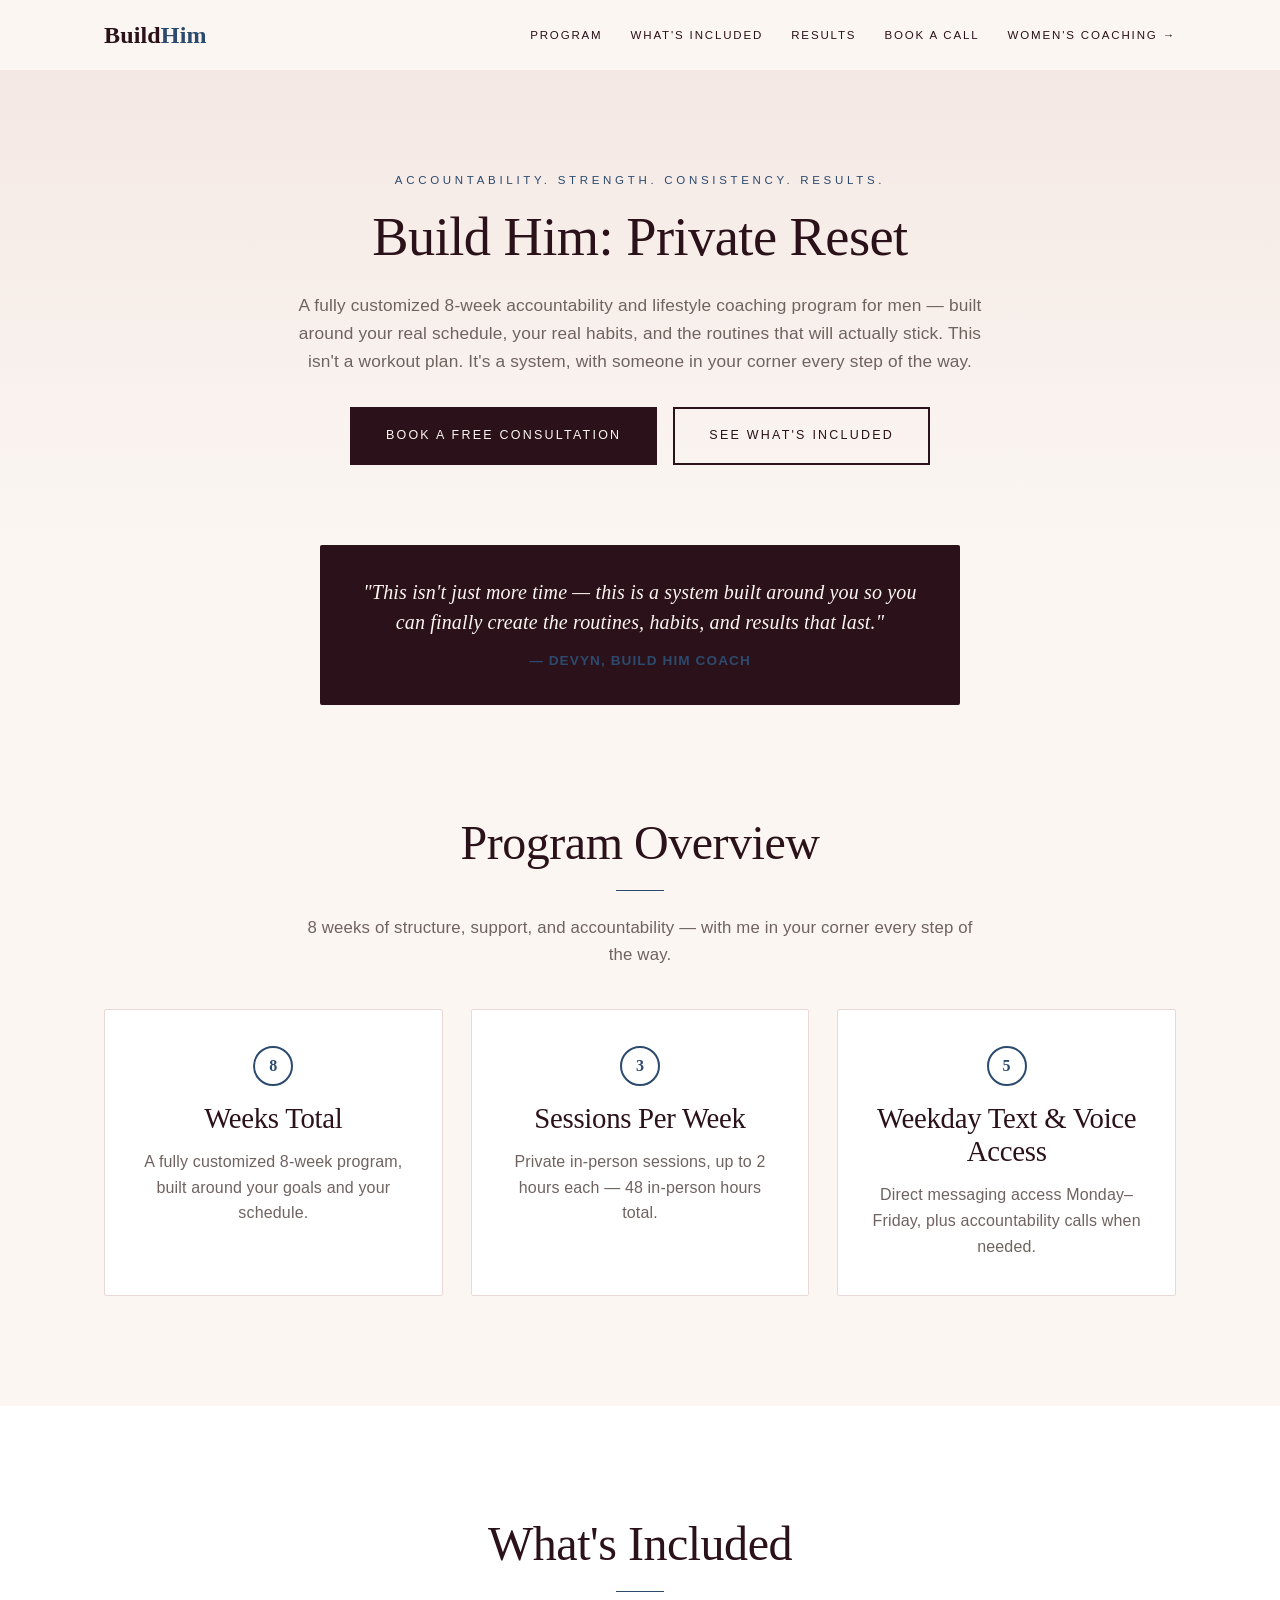
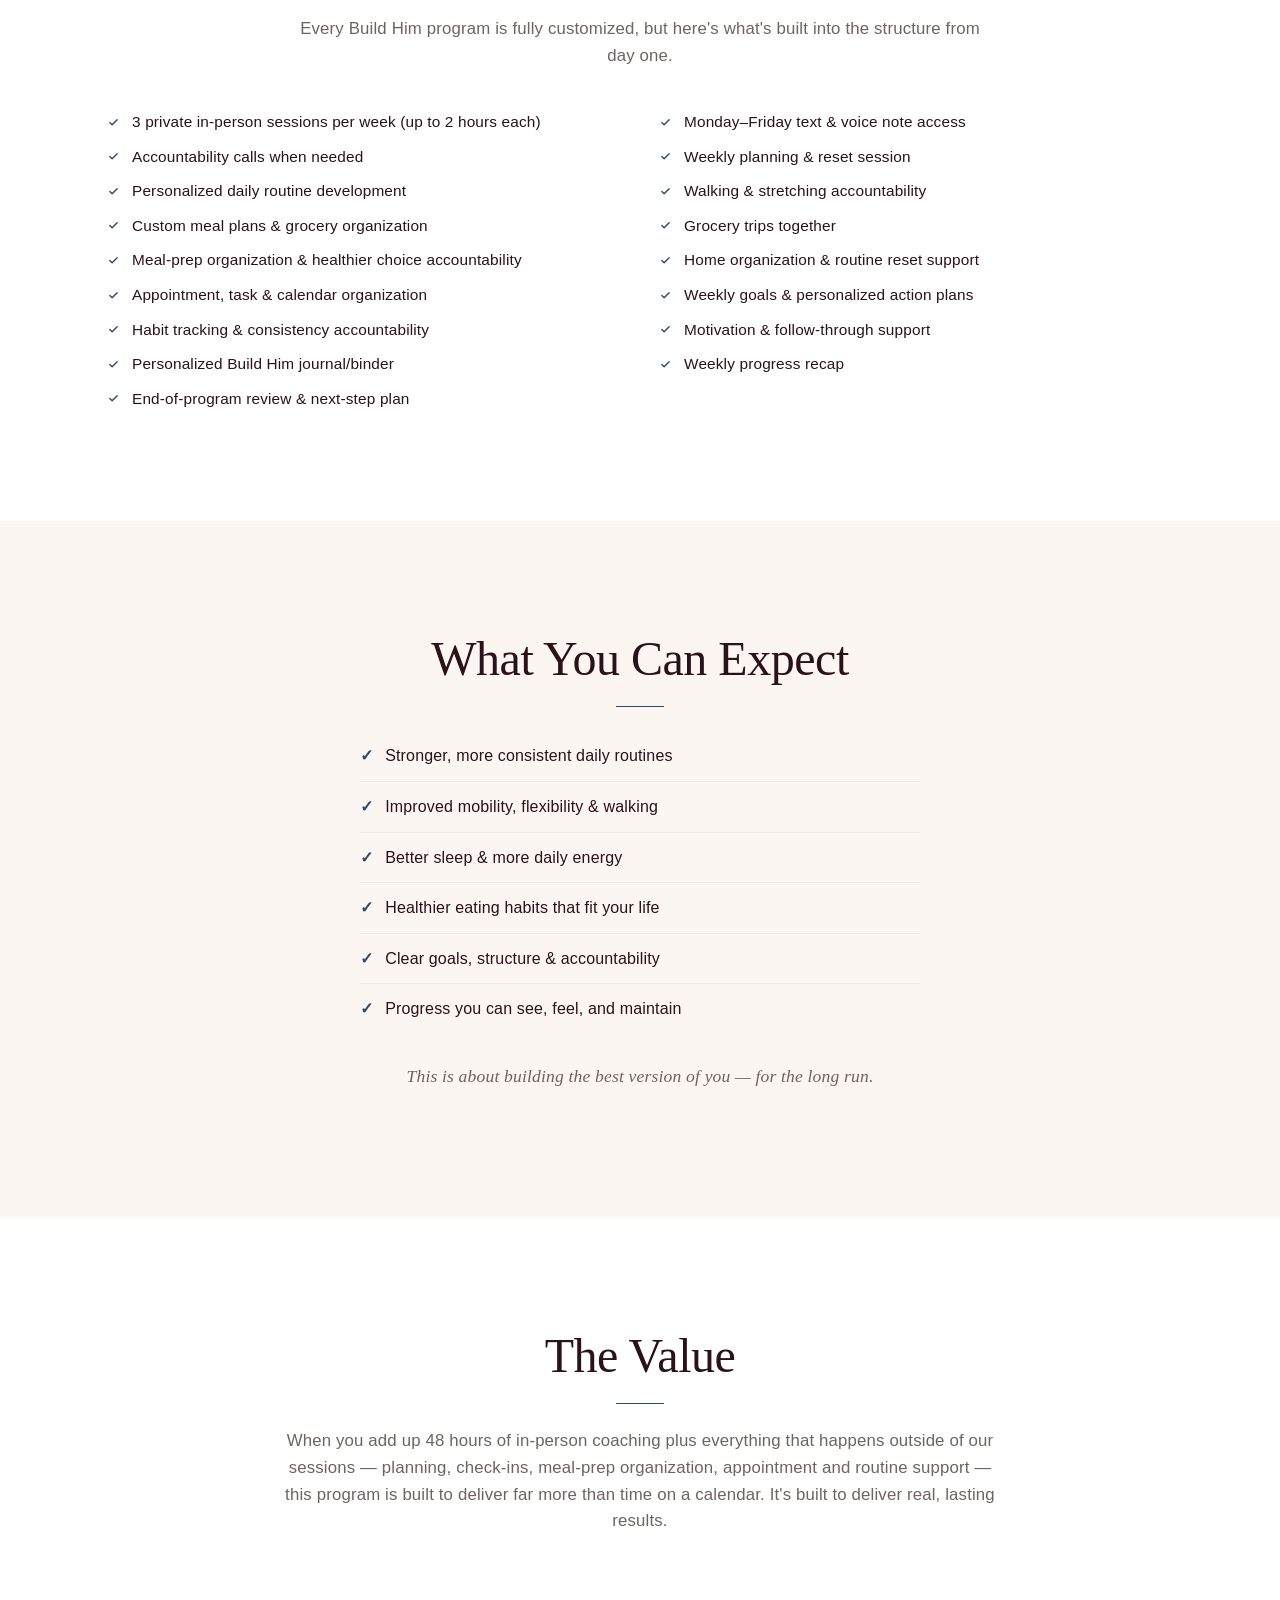
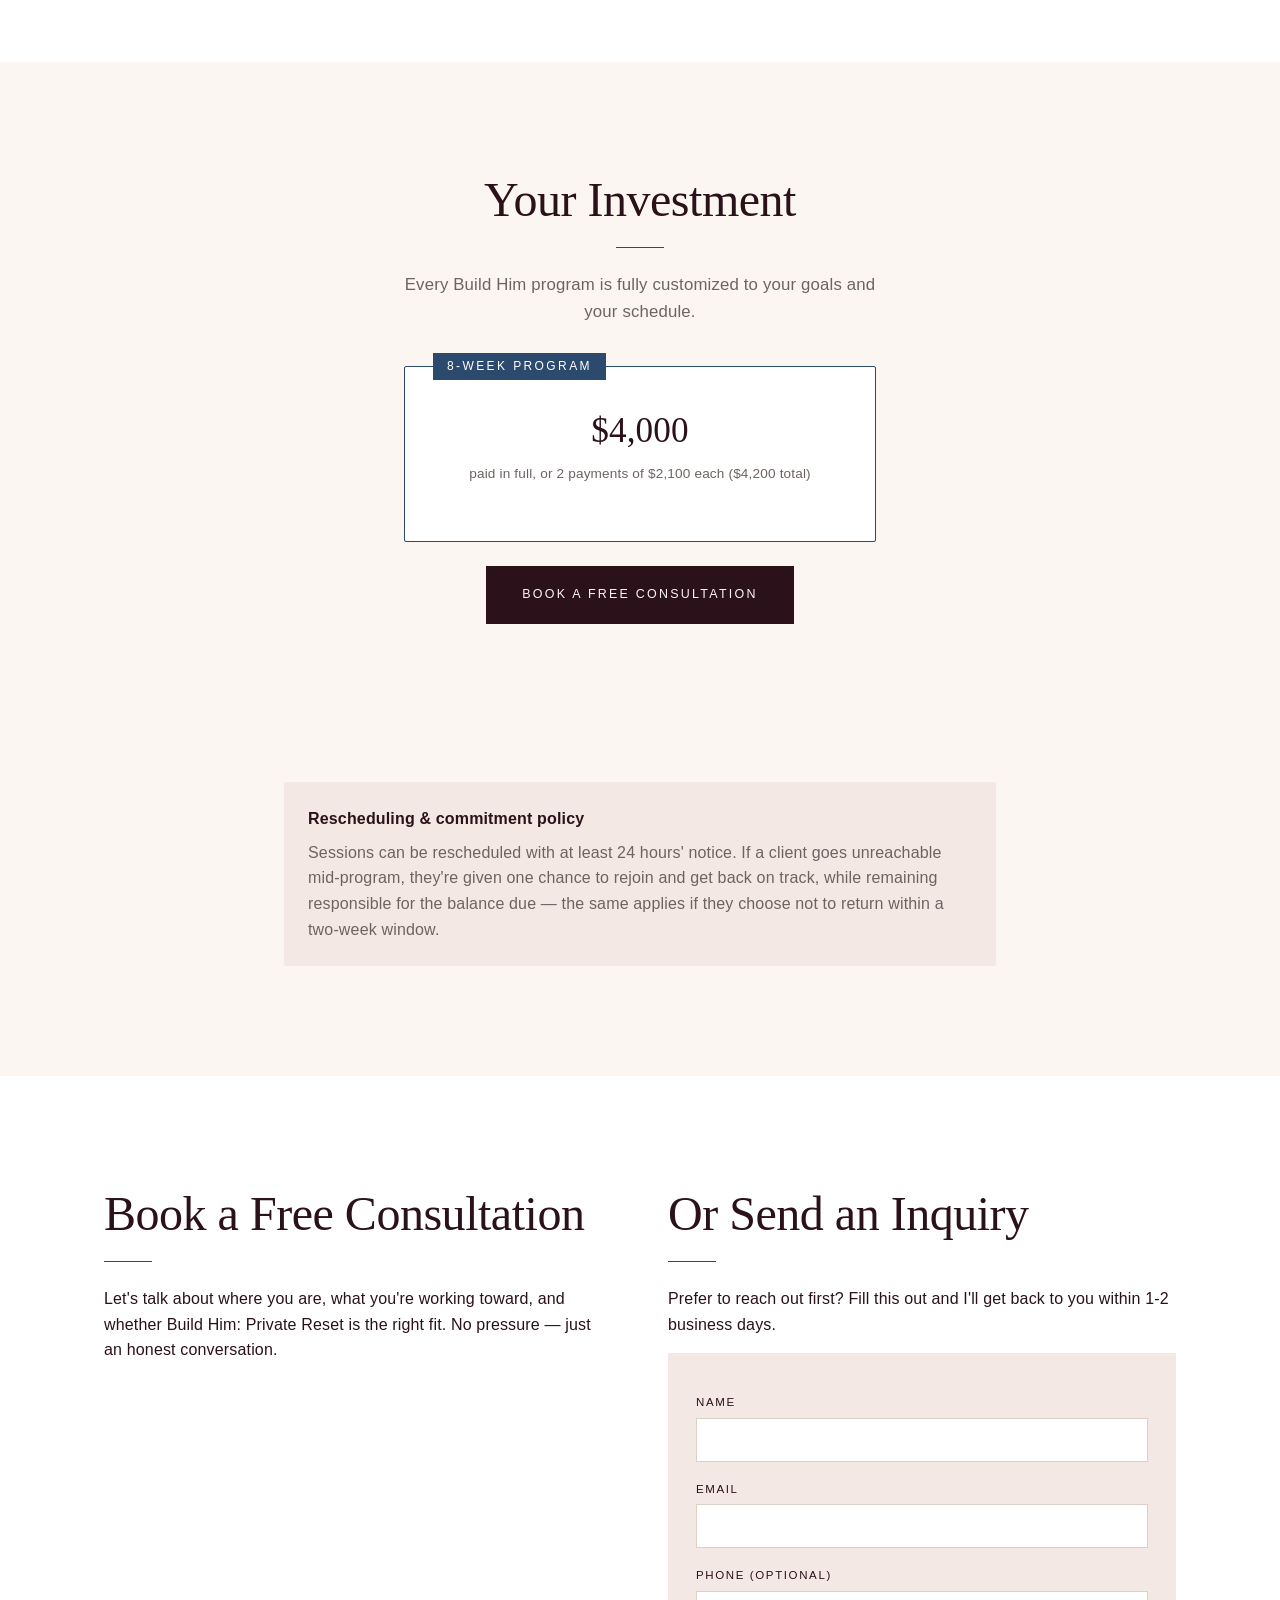
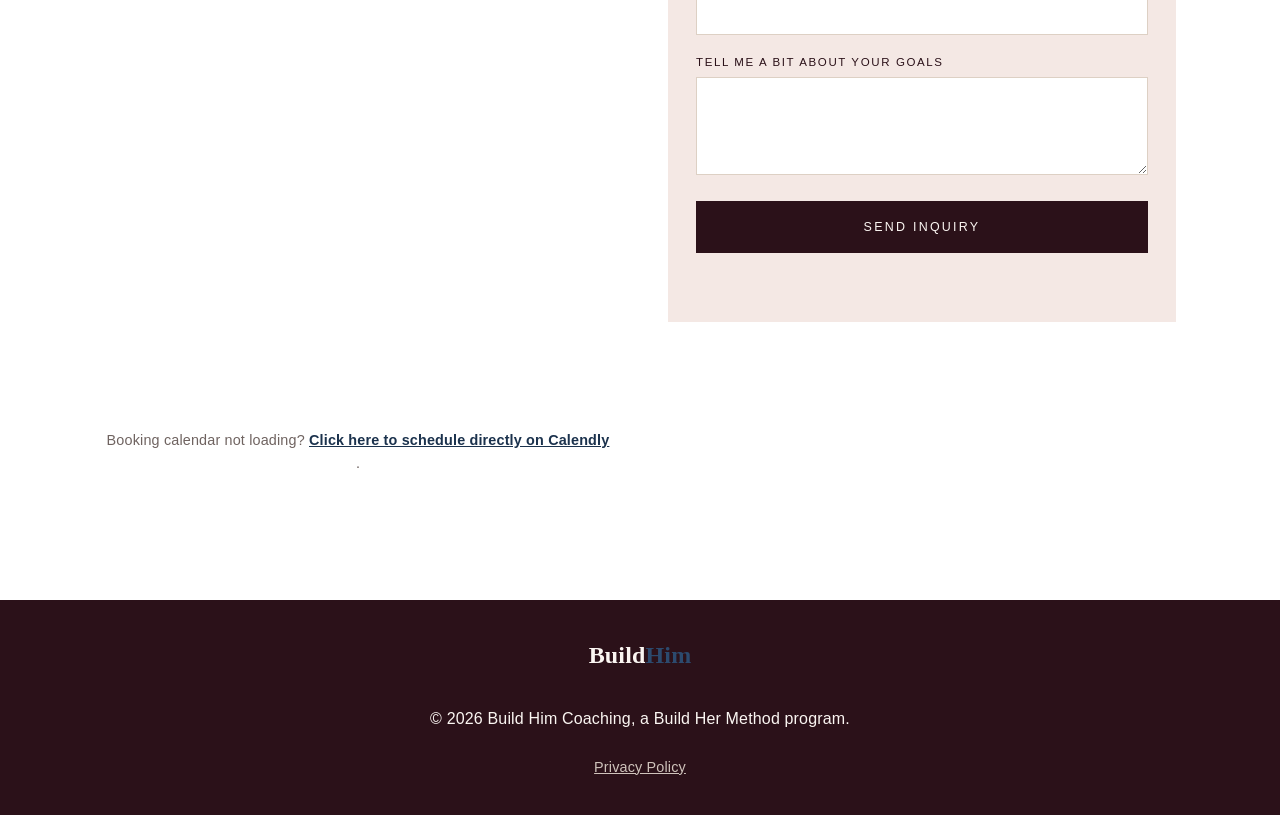
<file: buildhim.html>
<!DOCTYPE html>
<html lang="en">
<head>
<meta charset="UTF-8">
<meta name="viewport" content="width=device-width, initial-scale=1.0">
<title>Build Him | Private Reset Coaching</title>
<meta name="description" content="Build Him: Private Reset is an 8-week personalized accountability and lifestyle coaching program for men, from the team behind Build Her Method.">
<link rel="preconnect" href="https://fonts.googleapis.com">
<link rel="preconnect" href="https://fonts.gstatic.com" crossorigin>
<link href="https://fonts.googleapis.com/css2?family=Playfair+Display:wght@600;700;800&family=Nunito+Sans:wght@400;600;700;800&display=swap" rel="stylesheet">
<link rel="stylesheet" href="styles.css">
<script data-goatcounter="https://buildhermethod.goatcounter.com/count"
        async src="//gc.zgo.at/count.js"></script>
<style>
  /* Build Him uses its own navy accent, everything else inherits the shared design system */
  :root {
    --color-accent: #2C4A6E;
    --color-accent-dark: #1B324D;
  }

  .checklist-grid {
    display: grid;
    grid-template-columns: repeat(2, 1fr);
    gap: 10px 32px;
    padding: 0;
    margin: 0;
    list-style: none;
  }
  .checklist-grid li {
    display: flex;
    align-items: flex-start;
    gap: 10px;
    font-size: 0.96rem;
    color: var(--color-ink);
  }
  .checklist-grid li::before {
    content: "";
    flex-shrink: 0;
    width: 18px;
    height: 18px;
    margin-top: 3px;
    border-radius: 50%;
    background: var(--color-accent);
    -webkit-mask: url("data:image/svg+xml,%3Csvg xmlns='http://www.w3.org/2000/svg' viewBox='0 0 24 24' fill='none' stroke='white' stroke-width='3' stroke-linecap='round' stroke-linejoin='round'%3E%3Cpolyline points='20 6 9 17 4 12'/%3E%3C/svg%3E") center/60% no-repeat;
    mask: url("data:image/svg+xml,%3Csvg xmlns='http://www.w3.org/2000/svg' viewBox='0 0 24 24' fill='none' stroke='white' stroke-width='3' stroke-linecap='round' stroke-linejoin='round'%3E%3Cpolyline points='20 6 9 17 4 12'/%3E%3C/svg%3E") center/60% no-repeat;
  }

  .pull-quote {
    background: var(--color-ink);
    color: var(--color-cream);
    border-radius: var(--radius);
    padding: 32px 36px;
    text-align: center;
    max-width: 640px;
    margin: 0 auto;
  }
  .pull-quote p {
    font-family: var(--font-heading);
    font-size: 1.25rem;
    font-style: italic;
    line-height: 1.5;
    margin: 0 0 10px;
  }
  .pull-quote cite {
    font-style: normal;
    font-size: 0.85rem;
    letter-spacing: 0.08em;
    text-transform: uppercase;
    color: var(--color-accent);
    font-weight: 700;
  }

  .expect-list {
    max-width: 560px;
    margin: 0 auto;
    padding: 0;
    list-style: none;
  }
  .expect-list li {
    display: flex;
    align-items: flex-start;
    gap: 12px;
    padding: 12px 0;
    border-bottom: 1px solid var(--color-cream-alt);
    font-size: 1rem;
  }
  .expect-list li:last-child { border-bottom: none; }
  .expect-list li::before {
    content: "✓";
    color: var(--color-accent);
    font-weight: 800;
    flex-shrink: 0;
  }

  @media (max-width: 720px) {
    .checklist-grid { grid-template-columns: 1fr; }
  }
</style>
</head>
<body>

<header class="site-header">
  <div class="container header-inner">
    <a href="buildhim.html" class="logo">Build<span>Him</span></a>
    <nav class="main-nav" id="main-nav">
      <a href="#overview">Program</a>
      <a href="#included">What's Included</a>
      <a href="#expect">Results</a>
      <a href="#booking">Book a Call</a>
      <a href="index.html">Women's Coaching →</a>
    </nav>
    <button class="nav-toggle" id="nav-toggle" aria-label="Toggle navigation" aria-expanded="false">
      <span></span><span></span><span></span>
    </button>
  </div>
</header>

<main>

  <!-- HERO -->
  <section id="home" class="hero">
    <div class="container hero-inner">
      <p class="eyebrow">Accountability. Strength. Consistency. Results.</p>
      <h1>Build Him: Private Reset</h1>
      <p class="hero-sub">
        A fully customized 8-week accountability and lifestyle coaching program for men —
        built around your real schedule, your real habits, and the routines that will
        actually stick. This isn't a workout plan. It's a system, with someone in your
        corner every step of the way.
      </p>
      <div class="hero-cta">
        <a href="#booking" class="btn btn-primary">Book a Free Consultation</a>
        <a href="#included" class="btn btn-ghost">See What's Included</a>
      </div>
    </div>
  </section>

  <!-- PULL QUOTE -->
  <section class="section" style="padding-top:0; padding-bottom:0;">
    <div class="container">
      <div class="pull-quote">
        <p>"This isn't just more time — this is a system built around you so you can
          finally create the routines, habits, and results that last."</p>
        <cite>— Devyn, Build Him Coach</cite>
      </div>
    </div>
  </section>

  <!-- PROGRAM OVERVIEW -->
  <section id="overview" class="section pillars">
    <div class="container">
      <h2>Program Overview</h2>
      <p class="section-lede">
        8 weeks of structure, support, and accountability — with me in your corner every
        step of the way.
      </p>
      <div class="pillar-grid">
        <div class="pillar-card">
          <span class="pillar-icon">8</span>
          <h3>Weeks Total</h3>
          <p>A fully customized 8-week program, built around your goals and your schedule.</p>
        </div>
        <div class="pillar-card">
          <span class="pillar-icon">3</span>
          <h3>Sessions Per Week</h3>
          <p>Private in-person sessions, up to 2 hours each — 48 in-person hours total.</p>
        </div>
        <div class="pillar-card">
          <span class="pillar-icon">5</span>
          <h3>Weekday Text &amp; Voice Access</h3>
          <p>Direct messaging access Monday–Friday, plus accountability calls when needed.</p>
        </div>
      </div>
    </div>
  </section>

  <!-- WHAT'S INCLUDED -->
  <section id="included" class="section" style="background:var(--color-white);">
    <div class="container">
      <h2>What's Included</h2>
      <p class="section-lede">
        Every Build Him program is fully customized, but here's what's built into the
        structure from day one.
      </p>
      <ul class="checklist-grid">
        <li>3 private in-person sessions per week (up to 2 hours each)</li>
        <li>Monday–Friday text &amp; voice note access</li>
        <li>Accountability calls when needed</li>
        <li>Weekly planning &amp; reset session</li>
        <li>Personalized daily routine development</li>
        <li>Walking &amp; stretching accountability</li>
        <li>Custom meal plans &amp; grocery organization</li>
        <li>Grocery trips together</li>
        <li>Meal-prep organization &amp; healthier choice accountability</li>
        <li>Home organization &amp; routine reset support</li>
        <li>Appointment, task &amp; calendar organization</li>
        <li>Weekly goals &amp; personalized action plans</li>
        <li>Habit tracking &amp; consistency accountability</li>
        <li>Motivation &amp; follow-through support</li>
        <li>Personalized Build Him journal/binder</li>
        <li>Weekly progress recap</li>
        <li>End-of-program review &amp; next-step plan</li>
      </ul>
    </div>
  </section>

  <!-- WHAT YOU CAN EXPECT -->
  <section id="expect" class="section pillars">
    <div class="container">
      <h2>What You Can Expect</h2>
      <ul class="expect-list">
        <li>Stronger, more consistent daily routines</li>
        <li>Improved mobility, flexibility &amp; walking</li>
        <li>Better sleep &amp; more daily energy</li>
        <li>Healthier eating habits that fit your life</li>
        <li>Clear goals, structure &amp; accountability</li>
        <li>Progress you can see, feel, and maintain</li>
      </ul>
      <p style="text-align:center; margin-top:28px; font-family:var(--font-heading); font-style:italic; color:var(--color-muted); font-size:1.1rem;">
        This is about building the best version of you — for the long run.
      </p>
    </div>
  </section>

  <!-- VALUE -->
  <section class="section" style="background:var(--color-white);">
    <div class="container" style="max-width:760px;">
      <h2>The Value</h2>
      <p style="text-align:center; color:var(--color-muted); font-size:1.05rem;">
        When you add up 48 hours of in-person coaching plus everything that happens
        outside of our sessions — planning, check-ins, meal-prep organization,
        appointment and routine support — this program is built to deliver far more
        than time on a calendar. It's built to deliver real, lasting results.
      </p>
    </div>
  </section>

  <!-- INVESTMENT -->
  <section class="section pillars">
    <div class="container" style="max-width:520px;">
      <h2>Your Investment</h2>
      <p class="section-lede">
        Every Build Him program is fully customized to your goals and your schedule.
      </p>
      <div class="package-card featured" style="text-align:center;">
        <span class="package-tag">8-Week Program</span>
        <div class="package-price" style="border-bottom:none; margin-bottom:0;">
          <span class="price-main">$4,000</span>
          <span class="price-sub">paid in full, or 2 payments of $2,100 each ($4,200 total)</span>
        </div>
      </div>
      <p style="text-align:center; margin-top:24px;">
        <a href="#booking" class="btn btn-primary">Book a Free Consultation</a>
      </p>
    </div>
  </section>

  <!-- POLICY NOTE -->
  <section class="section" style="padding-top:0;">
    <div class="container" style="max-width:760px;">
      <div class="package-note" style="font-style:normal; text-align:left; background:var(--color-cream-alt); border-radius:var(--radius); padding:24px;">
        <strong style="color:var(--color-ink); display:block; margin-bottom:8px;">Rescheduling &amp; commitment policy</strong>
        Sessions can be rescheduled with at least 24 hours' notice. If a client goes
        unreachable mid-program, they're given one chance to rejoin and get back on
        track, while remaining responsible for the balance due — the same applies if
        they choose not to return within a two-week window.
      </div>
    </div>
  </section>

  <!-- BOOKING -->
  <section id="booking" class="section booking">
    <div class="container booking-inner">

      <div class="booking-col">
        <h2>Book a Free Consultation</h2>
        <p>
          Let's talk about where you are, what you're working toward, and whether Build
          Him: Private Reset is the right fit. No pressure — just an honest conversation.
        </p>

        <div class="calendly-inline-widget"
             data-url="https://calendly.com/buildhermethod/new-meeting?hide_event_type_details=1&hide_gdpr_banner=1"
             style="min-width:280px; height:650px;">
        </div>
        <p class="calendly-fallback">
          Booking calendar not loading?
          <a href="https://calendly.com/buildhermethod/new-meeting" target="_blank" rel="noopener"
             data-goatcounter-click="calendly-consult-fallback-buildhim">
            Click here to schedule directly on Calendly
          </a>.
        </p>
      </div>

      <div class="booking-col">
        <h2>Or Send an Inquiry</h2>
        <p>Prefer to reach out first? Fill this out and I'll get back to you within 1-2 business days.</p>

        <form id="inquiry-form" class="inquiry-form js-form" action="https://formspree.io/f/xnpqppzr" method="POST">
          <input type="hidden" name="program" value="Build Him: Private Reset">

          <label for="name">Name</label>
          <input type="text" id="name" name="name" required>

          <label for="email">Email</label>
          <input type="email" id="email" name="email" required>

          <label for="phone">Phone (optional)</label>
          <input type="tel" id="phone" name="phone">

          <label for="message">Tell me a bit about your goals</label>
          <textarea id="message" name="message" rows="4"></textarea>

          <button type="submit" class="btn btn-primary btn-full">Send Inquiry</button>
          <p id="form-status" class="form-status" role="status"></p>
        </form>
      </div>

    </div>
  </section>

</main>

<footer class="site-footer">
  <div class="container footer-inner">
    <p class="logo">Build<span>Him</span></p>
    <p>&copy; <span id="year"></span> Build Him Coaching, a Build Her Method program.</p>
    <p><a href="privacy-policy.html" style="color:#cfc3bb;">Privacy Policy</a></p>
  </div>
</footer>

<script src="https://assets.calendly.com/assets/external/widget.js" async></script>
<script src="script.js"></script>
</body>
</html>
</file>
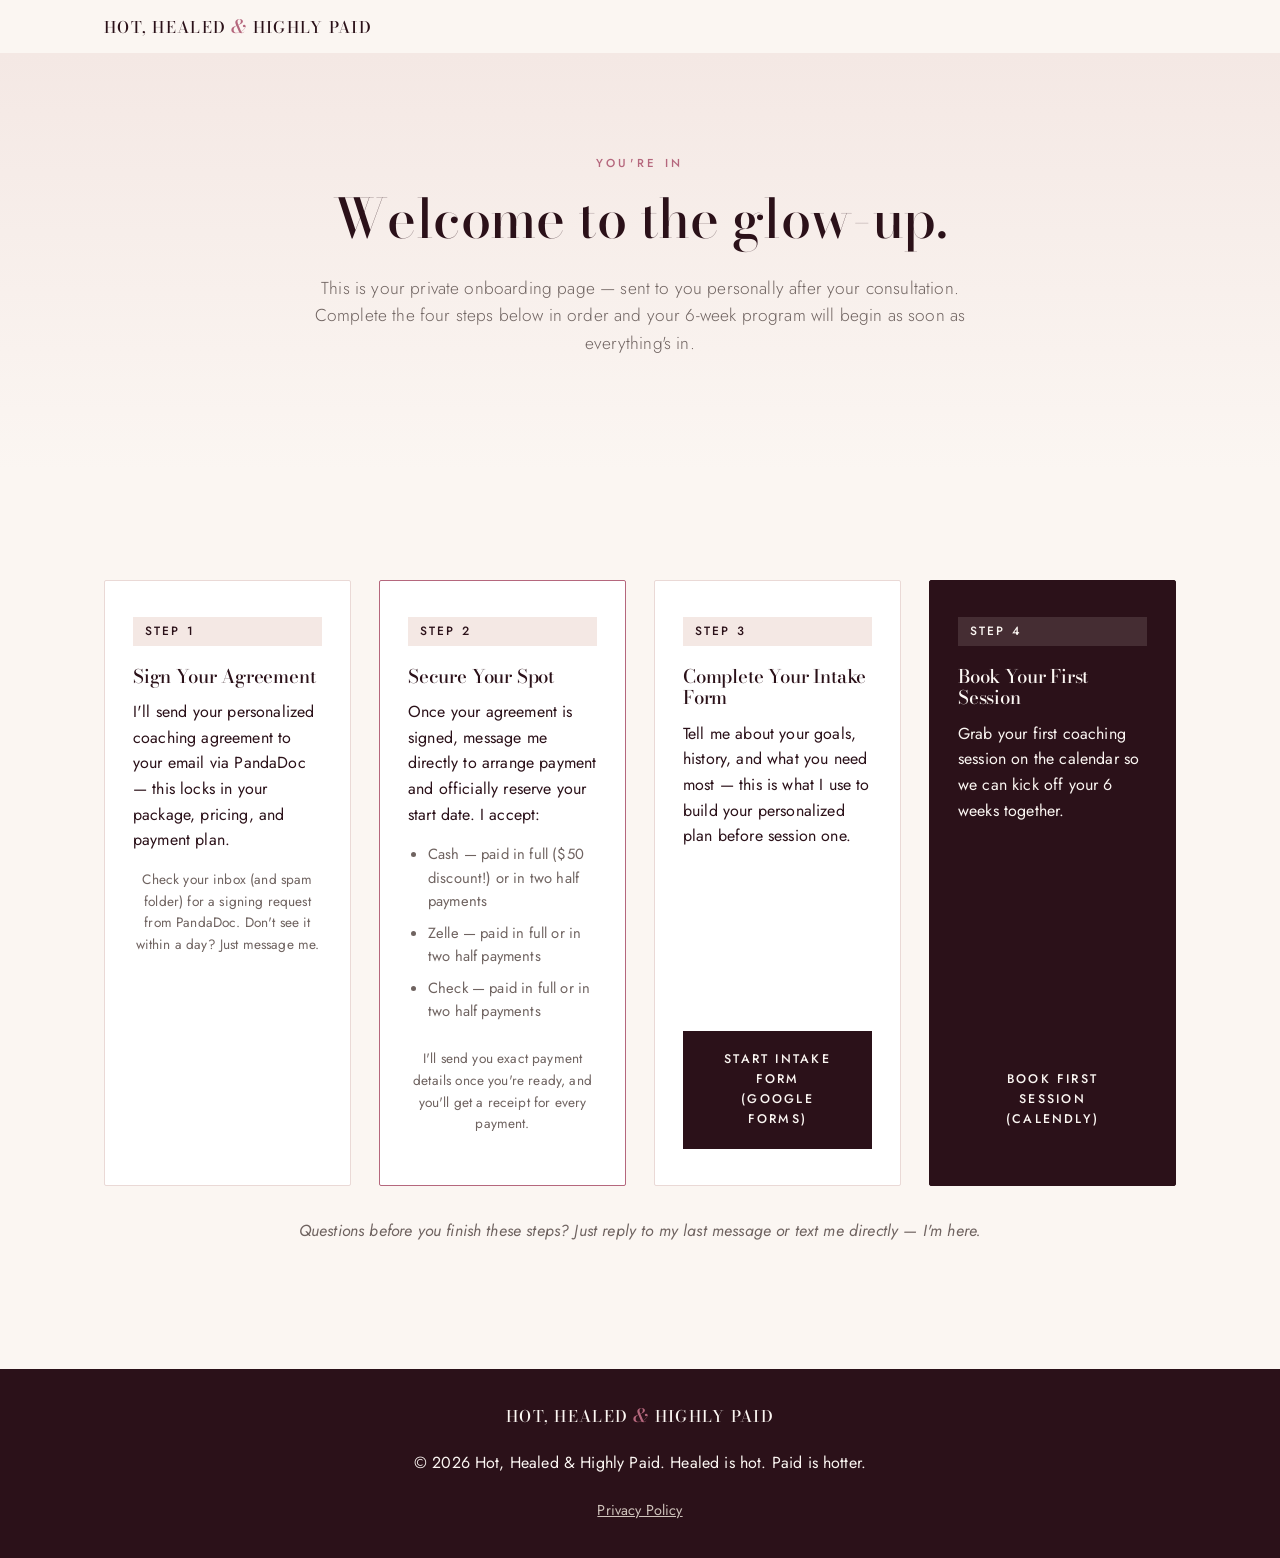
<file: onboarding.html>
<!DOCTYPE html>
<html lang="en">
<head>
<meta charset="UTF-8">
<meta name="viewport" content="width=device-width, initial-scale=1.0">
<meta name="robots" content="noindex, nofollow">
<title>Welcome | Client Onboarding</title>
<link rel="preconnect" href="https://fonts.googleapis.com">
<link rel="preconnect" href="https://fonts.gstatic.com" crossorigin>
<link href="https://fonts.googleapis.com/css2?family=Bodoni+Moda:ital,opsz,wght@0,6..96,400;0,6..96,500;0,6..96,600;1,6..96,400;1,6..96,500&family=Jost:wght@300;400;500;600&display=swap" rel="stylesheet">
<link rel="stylesheet" href="styles.css">
<script data-goatcounter="https://buildhermethod.goatcounter.com/count"
        async src="//gc.zgo.at/count.js"></script>
</head>
<body>

<header class="site-header">
  <div class="container header-inner">
    <a href="index.html" class="logo logo-hhhp">Hot, Healed <em>&amp;</em> Highly Paid</a>
  </div>
</header>

<main>

  <section class="hero onboarding-hero">
    <div class="container hero-inner">
      <p class="eyebrow">You're In</p>
      <h1>Welcome to the glow-up.</h1>
      <p class="hero-sub">
        This is your private onboarding page — sent to you personally after your
        consultation. Complete the four steps below in order and your 6-week program
        will begin as soon as everything's in.
      </p>
    </div>
  </section>

  <section class="section onboarding-steps">
    <div class="container">
      <div class="package-grid onboarding-grid">

        <div class="package-card">
          <p class="package-commitment">STEP 1</p>
          <h3>Sign Your Agreement</h3>
          <p>
            I'll send your personalized coaching agreement to your email via
            PandaDoc — this locks in your package, pricing, and payment plan.
          </p>
          <p style="font-size:.85rem; color:var(--color-muted); text-align:center;">
            Check your inbox (and spam folder) for a signing request from PandaDoc.
            Don't see it within a day? Just message me.
          </p>
        </div>

        <div class="package-card featured">
          <p class="package-commitment">STEP 2</p>
          <h3>Secure Your Spot</h3>
          <p>
            Once your agreement is signed, message me directly to arrange payment
            and officially reserve your start date. I accept:
          </p>
          <ul style="text-align:left; color:var(--color-muted); font-size:.92rem; padding-left:20px; margin-bottom:16px;">
            <li>Cash — paid in full ($50 discount!) or in two half payments</li>
            <li>Zelle — paid in full or in two half payments</li>
            <li>Check — paid in full or in two half payments</li>
          </ul>
          <p style="font-size:.85rem; color:var(--color-muted); text-align:center;">
            I'll send you exact payment details once you're ready, and you'll get a
            receipt for every payment.
          </p>
        </div>

        <div class="package-card">
          <p class="package-commitment">STEP 3</p>
          <h3>Complete Your Intake Form</h3>
          <p>
            Tell me about your goals, history, and what you need most — this is what I
            use to build your personalized plan before session one.
          </p>
          <a href="https://docs.google.com/forms/d/e/1FAIpQLSdFo_79jeun0XAb0tH7H_yICLlzXHy7XAgSCniWcy0HpscOVg/viewform" class="btn btn-primary btn-full" target="_blank" rel="noopener"
             data-goatcounter-click="intake-form-buildher">
            Start Intake Form (Google Forms)
          </a>
        </div>

        <div class="package-card vip">
          <p class="package-commitment">STEP 4</p>
          <h3>Book Your First Session</h3>
          <p>
            Grab your first coaching session on the calendar so we can kick off your
            6 weeks together.
          </p>
          <a href="https://calendly.com/buildhermethod/first-coaching-session" class="btn btn-primary btn-full" target="_blank" rel="noopener"
             data-goatcounter-click="first-session-buildher">
            Book First Session (Calendly)
          </a>
        </div>

      </div>

      <p class="package-note">
        Questions before you finish these steps? Just reply to my last message or text
        me directly — I'm here.
      </p>
    </div>
  </section>

</main>

<footer class="site-footer">
  <div class="container footer-inner">
    <p class="logo logo-hhhp">Hot, Healed <em>&amp;</em> Highly Paid</p>
    <p>&copy; <span id="year"></span> Hot, Healed &amp; Highly Paid. Healed is hot. Paid is hotter.</p>
    <p><a href="privacy-policy.html" style="color:#cfc3bb;">Privacy Policy</a></p>
  </div>
</footer>

<script>
  document.getElementById('year').textContent = new Date().getFullYear();
</script>
</body>
</html>
</file>
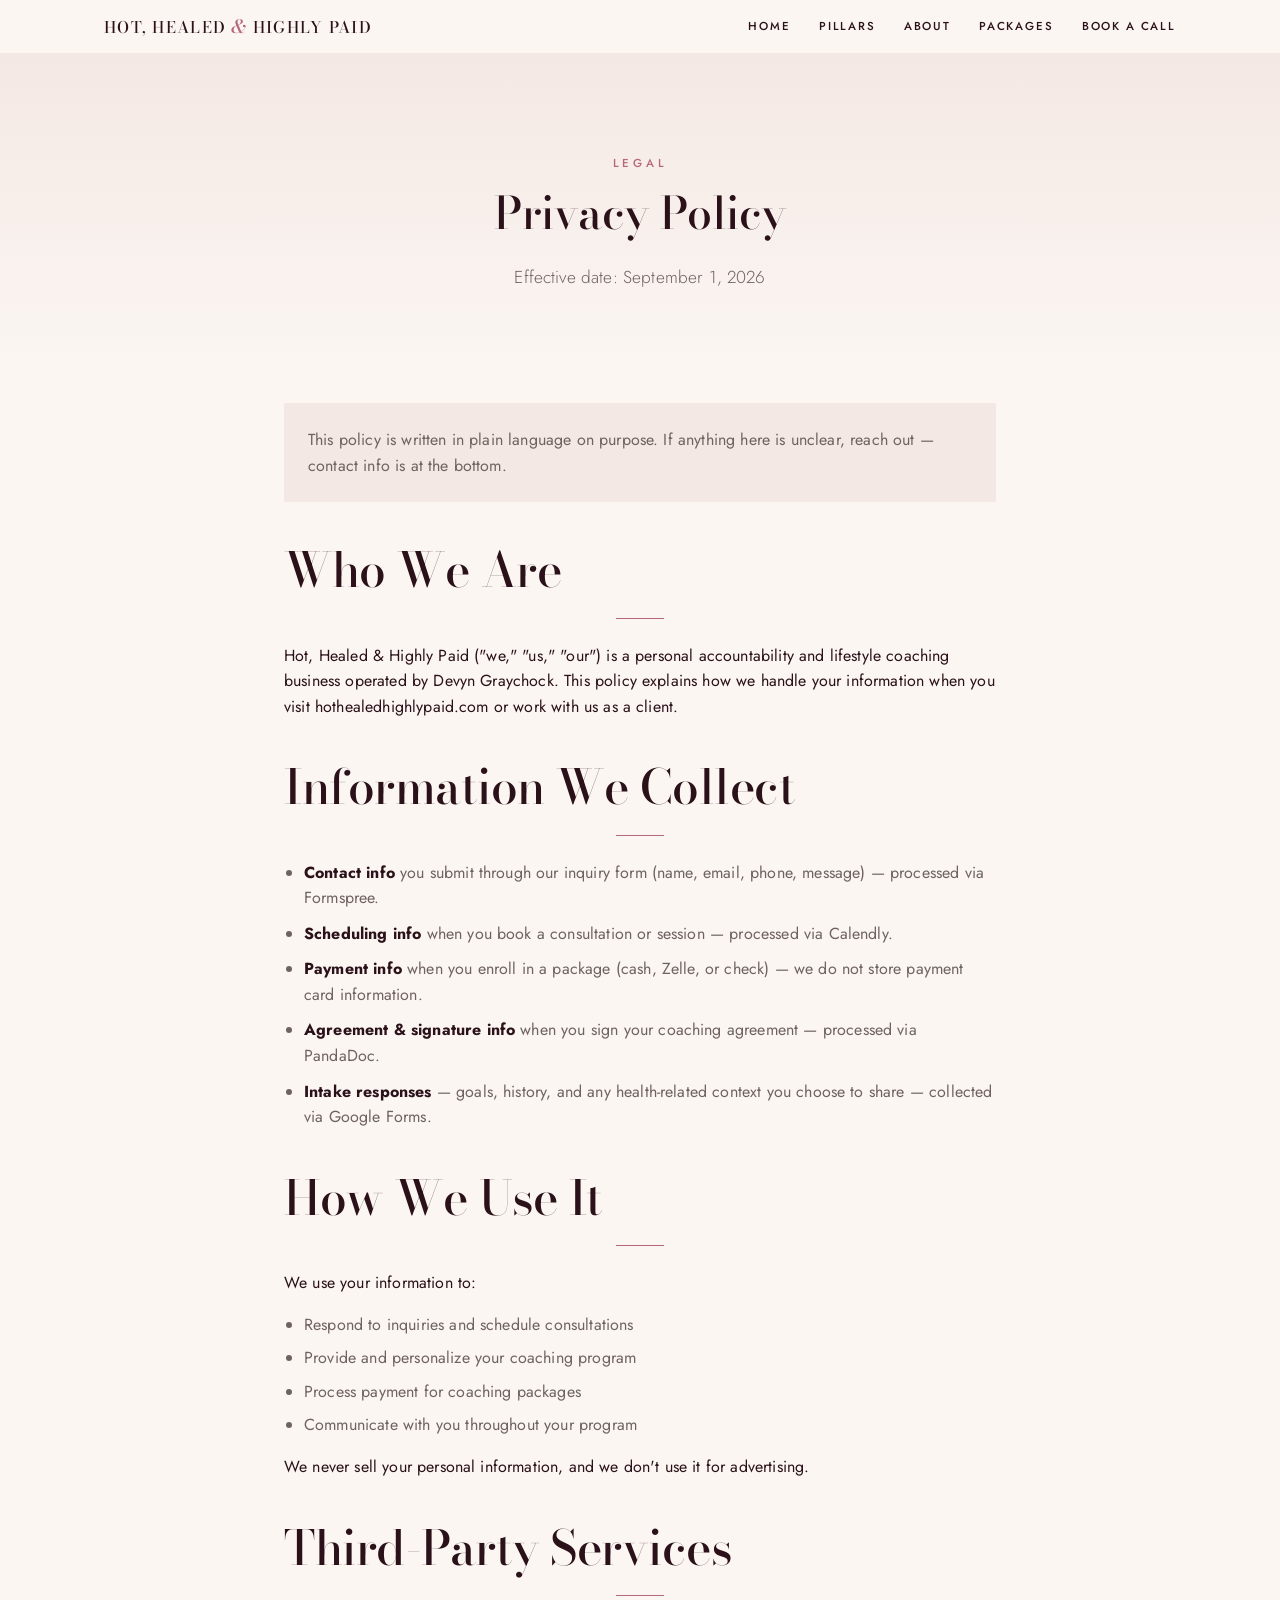
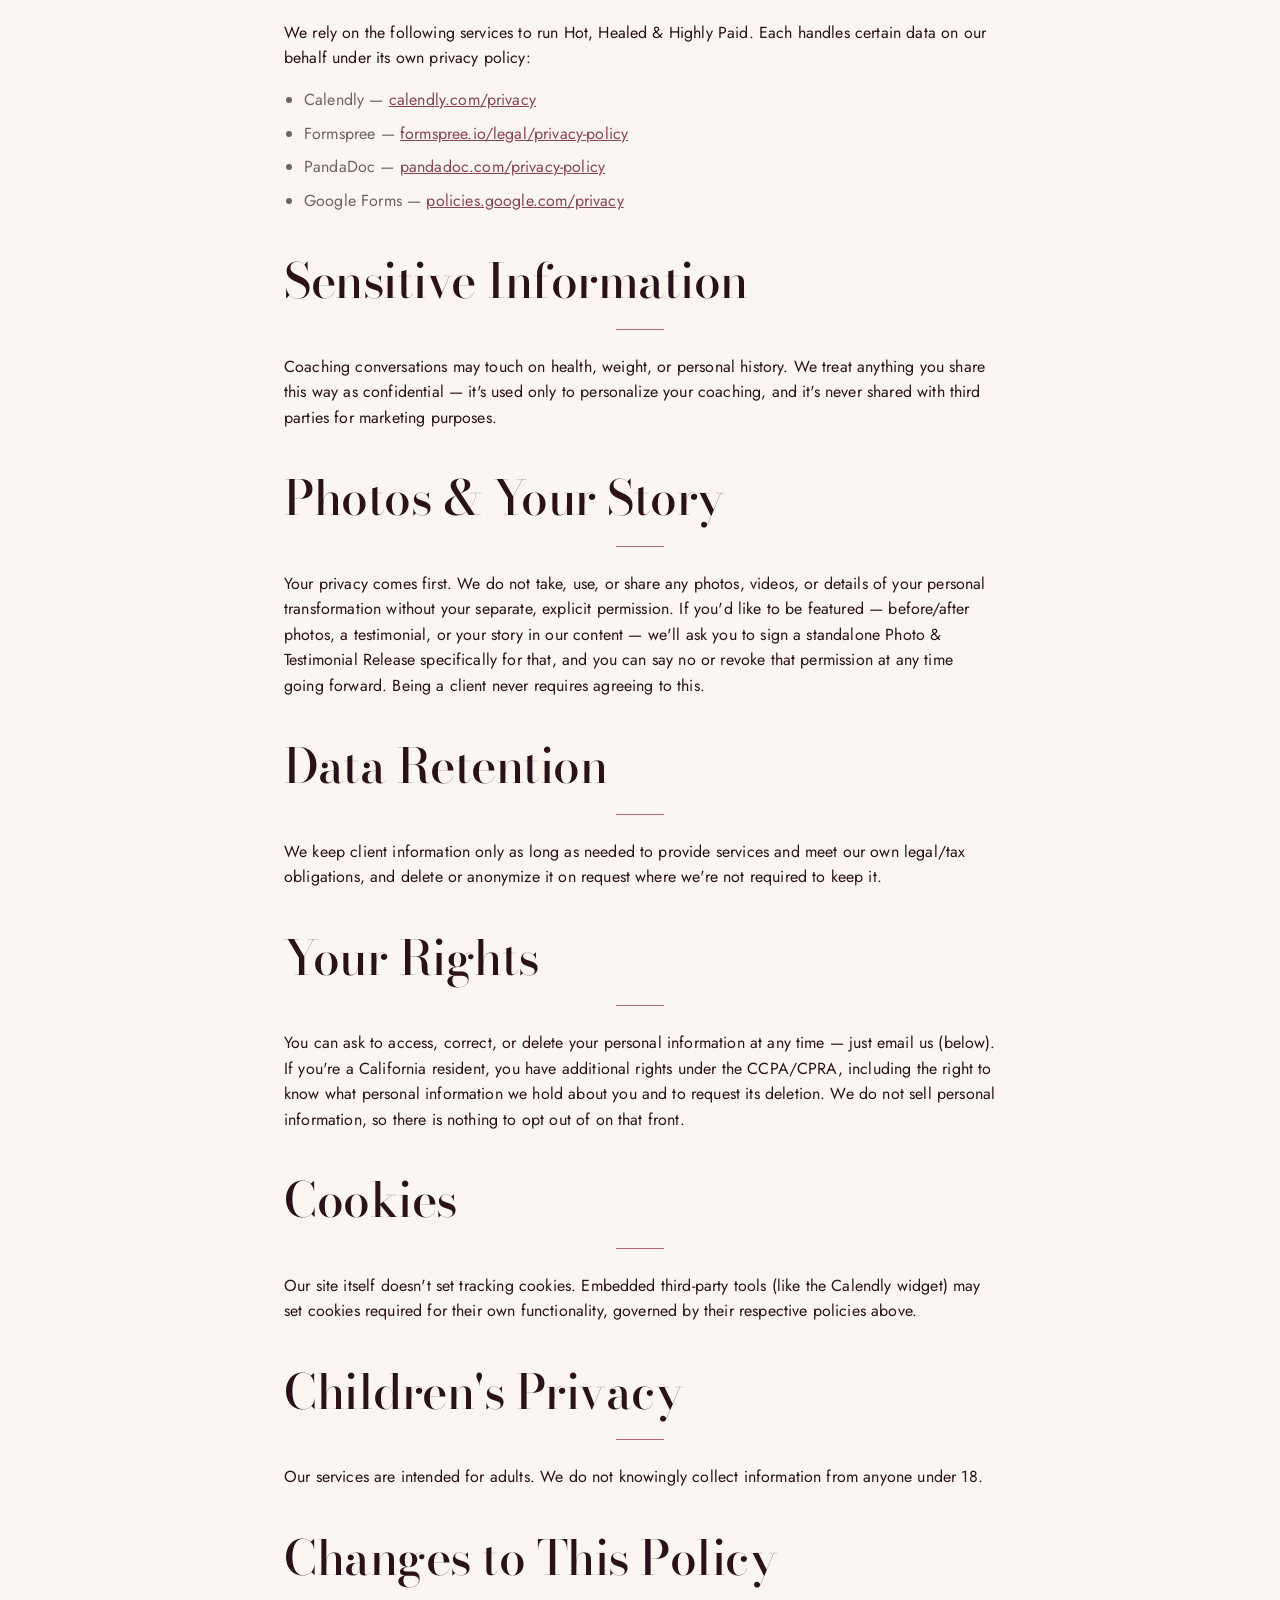
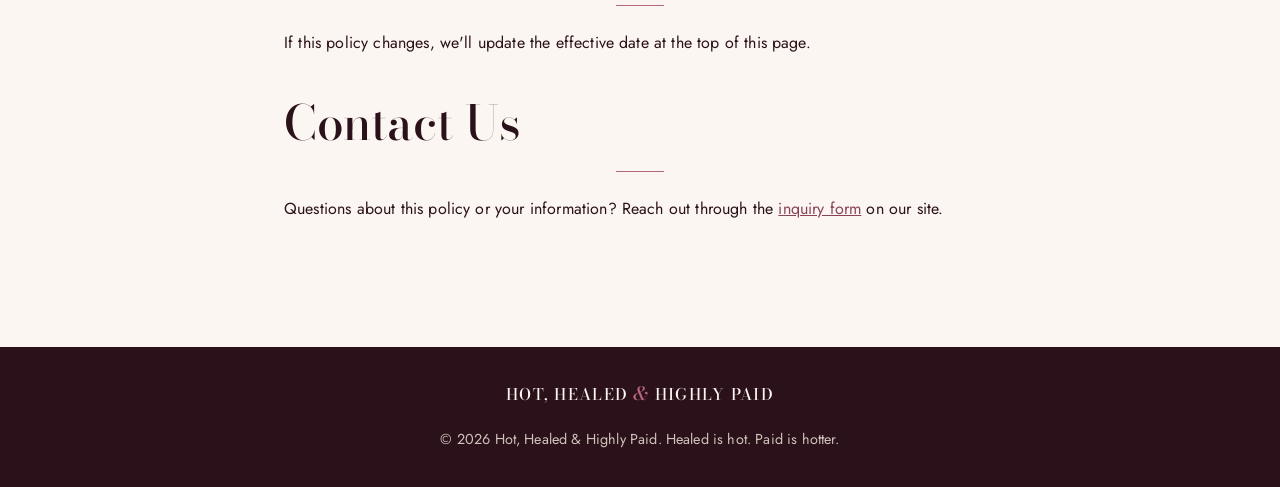
<file: privacy-policy.html>
<!DOCTYPE html>
<html lang="en">
<head>
<meta charset="UTF-8">
<meta name="viewport" content="width=device-width, initial-scale=1.0">
<title>Privacy Policy | Hot, Healed &amp; Highly Paid</title>
<link rel="canonical" href="https://hothealedhighlypaid.com/privacy-policy.html">
<meta name="description" content="How Hot, Healed &amp; Highly Paid collects, uses, and protects your information.">
<link rel="preconnect" href="https://fonts.googleapis.com">
<link rel="preconnect" href="https://fonts.gstatic.com" crossorigin>
<link href="https://fonts.googleapis.com/css2?family=Bodoni+Moda:ital,opsz,wght@0,6..96,400;0,6..96,500;0,6..96,600;1,6..96,400;1,6..96,500&family=Jost:wght@300;400;500;600&display=swap" rel="stylesheet">
<link rel="stylesheet" href="styles.css">
<script data-goatcounter="https://buildhermethod.goatcounter.com/count"
        async src="//gc.zgo.at/count.js"></script>
</head>
<body>

<header class="site-header">
  <div class="container header-inner">
    <a href="index.html" class="logo logo-hhhp">Hot, Healed <em>&amp;</em> Highly Paid</a>
    <nav class="main-nav" id="main-nav">
      <a href="index.html#home">Home</a>
      <a href="index.html#pillars">Pillars</a>
      <a href="index.html#about">About</a>
      <a href="index.html#packages">Packages</a>
      <a href="index.html#booking">Book a Call</a>
    </nav>
    <button class="nav-toggle" id="nav-toggle" aria-label="Toggle navigation" aria-expanded="false">
      <span></span><span></span><span></span>
    </button>
  </div>
</header>

<main>
  <section class="hero" style="padding-bottom:48px;">
    <div class="container hero-inner">
      <p class="eyebrow">Legal</p>
      <h1 style="font-size:clamp(2rem,4vw,2.8rem);">Privacy Policy</h1>
      <p class="hero-sub">Effective date: September 1, 2026</p>
    </div>
  </section>

  <section class="section" style="padding-top:0;">
    <div class="container" style="max-width:760px;">

      <div class="package-note" style="font-style:normal; text-align:left; background:var(--color-cream-alt); border-radius:var(--radius); padding:24px; margin-bottom:40px;">
        This policy is written in plain language on purpose. If anything here is
        unclear, reach out — contact info is at the bottom.
      </div>

      <h2 style="text-align:left;">Who We Are</h2>
      <p>
        Hot, Healed &amp; Highly Paid ("we," "us," "our") is a personal accountability and
        lifestyle coaching business operated by Devyn Graychock. This policy
        explains how we handle your information when you visit
        hothealedhighlypaid.com or work with us as a client.
      </p>

      <h2 style="text-align:left; margin-top:40px;">Information We Collect</h2>
      <ul style="color:var(--color-muted); padding-left:20px;">
        <li style="margin-bottom:10px;"><strong style="color:var(--color-ink);">Contact info</strong> you submit through our inquiry form (name, email, phone, message) — processed via Formspree.</li>
        <li style="margin-bottom:10px;"><strong style="color:var(--color-ink);">Scheduling info</strong> when you book a consultation or session — processed via Calendly.</li>
        <li style="margin-bottom:10px;"><strong style="color:var(--color-ink);">Payment info</strong> when you enroll in a package (cash, Zelle, or check) — we do not store payment card information.</li>
        <li style="margin-bottom:10px;"><strong style="color:var(--color-ink);">Agreement &amp; signature info</strong> when you sign your coaching agreement — processed via PandaDoc.</li>
        <li style="margin-bottom:10px;"><strong style="color:var(--color-ink);">Intake responses</strong> — goals, history, and any health-related context you choose to share — collected via Google Forms.</li>
      </ul>

      <h2 style="text-align:left; margin-top:40px;">How We Use It</h2>
      <p>We use your information to:</p>
      <ul style="color:var(--color-muted); padding-left:20px;">
        <li style="margin-bottom:8px;">Respond to inquiries and schedule consultations</li>
        <li style="margin-bottom:8px;">Provide and personalize your coaching program</li>
        <li style="margin-bottom:8px;">Process payment for coaching packages</li>
        <li style="margin-bottom:8px;">Communicate with you throughout your program</li>
      </ul>
      <p>We never sell your personal information, and we don't use it for advertising.</p>

      <h2 style="text-align:left; margin-top:40px;">Third-Party Services</h2>
      <p>
        We rely on the following services to run Hot, Healed &amp; Highly Paid. Each handles
        certain data on our behalf under its own privacy policy:
      </p>
      <ul style="color:var(--color-muted); padding-left:20px;">
        <li style="margin-bottom:8px;">Calendly — <a href="https://calendly.com/privacy" style="color:var(--color-accent-dark);">calendly.com/privacy</a></li>
        <li style="margin-bottom:8px;">Formspree — <a href="https://formspree.io/legal/privacy-policy/" style="color:var(--color-accent-dark);">formspree.io/legal/privacy-policy</a></li>
        <li style="margin-bottom:8px;">PandaDoc — <a href="https://www.pandadoc.com/privacy-policy/" style="color:var(--color-accent-dark);">pandadoc.com/privacy-policy</a></li>
        <li style="margin-bottom:8px;">Google Forms — <a href="https://policies.google.com/privacy" style="color:var(--color-accent-dark);">policies.google.com/privacy</a></li>
      </ul>

      <h2 style="text-align:left; margin-top:40px;">Sensitive Information</h2>
      <p>
        Coaching conversations may touch on health, weight, or personal history.
        We treat anything you share this way as confidential — it's used only to
        personalize your coaching, and it's never shared with third parties for
        marketing purposes.
      </p>

      <h2 style="text-align:left; margin-top:40px;">Photos &amp; Your Story</h2>
      <p>
        Your privacy comes first. We do not take, use, or share any photos, videos,
        or details of your personal transformation without your separate, explicit
        permission. If you'd like to be featured — before/after photos, a
        testimonial, or your story in our content — we'll ask you to sign a
        standalone Photo &amp; Testimonial Release specifically for that, and you
        can say no or revoke that permission at any time going forward. Being a
        client never requires agreeing to this.
      </p>

      <h2 style="text-align:left; margin-top:40px;">Data Retention</h2>
      <p>
        We keep client information only as long as needed to provide services and
        meet our own legal/tax obligations, and delete or anonymize it on request
        where we're not required to keep it.
      </p>

      <h2 style="text-align:left; margin-top:40px;">Your Rights</h2>
      <p>
        You can ask to access, correct, or delete your personal information at any
        time — just email us (below). If you're a California resident, you have
        additional rights under the CCPA/CPRA, including the right to know what
        personal information we hold about you and to request its deletion. We do
        not sell personal information, so there is nothing to opt out of on that
        front.
      </p>

      <h2 style="text-align:left; margin-top:40px;">Cookies</h2>
      <p>
        Our site itself doesn't set tracking cookies. Embedded third-party tools
        (like the Calendly widget) may set cookies required for their own
        functionality, governed by their respective policies above.
      </p>

      <h2 style="text-align:left; margin-top:40px;">Children's Privacy</h2>
      <p>
        Our services are intended for adults. We do not knowingly collect
        information from anyone under 18.
      </p>

      <h2 style="text-align:left; margin-top:40px;">Changes to This Policy</h2>
      <p>
        If this policy changes, we'll update the effective date at the top of this
        page.
      </p>

      <h2 style="text-align:left; margin-top:40px;">Contact Us</h2>
      <p>
        Questions about this policy or your information? Reach out through the
        <a href="index.html#booking" style="color:var(--color-accent-dark);">inquiry form</a>
        on our site.
      </p>

    </div>
  </section>
</main>

<footer class="site-footer">
  <div class="container footer-inner">
    <p class="logo logo-hhhp">Hot, Healed <em>&amp;</em> Highly Paid</p>
    <p>&copy; <span id="year"></span> Hot, Healed &amp; Highly Paid. Healed is hot. Paid is hotter.</p>
  </div>
</footer>

<script src="script.js"></script>
</body>
</html>
</file>
<file: styles.css>
:root {
  --color-ink: #2b1119;
  --color-accent: #b5677d;
  --color-accent-dark: #8a4258;
  --color-cream: #fbf6f2;
  --color-cream-alt: #f4e8e4;
  --color-white: #ffffff;
  --color-muted: #6f6360;
  --font-heading: 'Bodoni Moda', 'Didot', Georgia, serif;
  --font-body: 'Jost', -apple-system, BlinkMacSystemFont, 'Segoe UI', sans-serif;
  --max-width: 1120px;
  --radius: 2px;
}

* { box-sizing: border-box; }

html { scroll-behavior: smooth; }

body {
  margin: 0;
  font-family: var(--font-body);
  color: var(--color-ink);
  background: var(--color-cream);
  line-height: 1.6;
}

.container {
  max-width: var(--max-width);
  margin: 0 auto;
  padding: 0 24px;
}

h1, h2, h3 {
  font-family: var(--font-heading);
  line-height: 1.15;
  margin: 0 0 0.5em;
}

h2 { font-size: clamp(1.8rem, 3vw, 2.4rem); text-align: center; }

p { margin: 0 0 1em; }

a { color: inherit; }

img { max-width: 100%; display: block; }

/* Buttons */
.btn {
  display: inline-block;
  padding: 14px 28px;
  border-radius: 999px;
  font-weight: 700;
  text-decoration: none;
  border: 2px solid transparent;
  cursor: pointer;
  font-size: 1rem;
  transition: transform 0.15s ease, background 0.2s ease, color 0.2s ease;
}

.btn:hover { transform: translateY(-2px); }

.btn-primary {
  background: var(--color-accent);
  color: var(--color-white);
}

.btn-primary:hover { background: var(--color-accent-dark); }

.btn-ghost {
  background: transparent;
  border-color: var(--color-ink);
  color: var(--color-ink);
}

.btn-ghost:hover { background: var(--color-ink); color: var(--color-white); }

.btn-full { width: 100%; text-align: center; }

/* Header */
.site-header {
  position: sticky;
  top: 0;
  z-index: 50;
  background: rgba(251, 246, 242, 0.94);
  backdrop-filter: blur(6px);
  border-bottom: 1px solid var(--color-cream-alt);
}

.header-inner {
  display: flex;
  align-items: center;
  justify-content: space-between;
  padding-top: 16px;
  padding-bottom: 16px;
}

.logo {
  font-family: var(--font-heading);
  font-size: 1.5rem;
  font-weight: 700;
  text-decoration: none;
  color: var(--color-ink);
}

.logo span { color: var(--color-accent); }

.main-nav {
  display: flex;
  gap: 28px;
}

.main-nav a {
  text-decoration: none;
  font-weight: 600;
  color: var(--color-ink);
  font-size: 0.95rem;
}

.main-nav a:hover { color: var(--color-accent); }

.nav-toggle {
  display: none;
  flex-direction: column;
  gap: 5px;
  background: none;
  border: none;
  cursor: pointer;
  padding: 6px;
}

.nav-toggle span {
  width: 24px;
  height: 2px;
  background: var(--color-ink);
  display: block;
}

/* Hero */
.hero {
  padding: 100px 0 80px;
  background: linear-gradient(180deg, var(--color-cream-alt) 0%, var(--color-cream) 100%);
  text-align: center;
}

.hero-inner { max-width: 760px; }

.eyebrow {
  text-transform: uppercase;
  letter-spacing: 0.12em;
  font-weight: 700;
  color: var(--color-accent);
  font-size: 0.85rem;
  margin-bottom: 16px;
}

.hero h1 {
  font-size: clamp(2.2rem, 5vw, 3.4rem);
  margin-bottom: 24px;
}

.hero-sub {
  font-size: 1.1rem;
  color: var(--color-muted);
  margin-bottom: 32px;
}

.hero-cta {
  display: flex;
  gap: 16px;
  justify-content: center;
  flex-wrap: wrap;
}

/* Sections */
.section { padding: 80px 0; }

.section-lede {
  text-align: center;
  max-width: 680px;
  margin: 0 auto 40px;
  color: var(--color-muted);
  font-size: 1.05rem;
}

.what-i-do { background: var(--color-white); }

.what-i-do .section-lede { margin-bottom: 0; }

/* Pillars */
.pillar-grid {
  display: grid;
  grid-template-columns: repeat(3, 1fr);
  gap: 28px;
}

.pillar-card {
  background: var(--color-white);
  border-radius: var(--radius);
  padding: 36px 28px;
  text-align: center;
  box-shadow: 0 6px 24px rgba(36, 28, 26, 0.06);
}

.pillar-icon {
  display: inline-block;
  font-family: var(--font-heading);
  font-size: 1rem;
  font-weight: 700;
  color: var(--color-accent);
  border: 2px solid var(--color-accent);
  border-radius: 50%;
  width: 40px;
  height: 40px;
  line-height: 36px;
  margin-bottom: 16px;
}

.pillar-card p { color: var(--color-muted); margin-bottom: 0; }

/* About */
.about { background: var(--color-cream-alt); }

.about-inner {
  display: grid;
  grid-template-columns: 320px 1fr;
  gap: 48px;
  align-items: center;
}

.about-photo img {
  width: 100%;
  aspect-ratio: 4 / 5;
  object-fit: cover;
  object-position: 50% 12%;
  border-radius: var(--radius);
  box-shadow: 0 6px 24px rgba(36, 28, 26, 0.12);
}

.about-text h2 { text-align: left; }

.about-title {
  color: var(--color-accent-dark);
  font-weight: 700;
  text-transform: uppercase;
  letter-spacing: 0.04em;
  font-size: 0.9rem;
}

/* Packages */
.package-grid {
  display: grid;
  grid-template-columns: repeat(3, 1fr);
  gap: 28px;
}

.package-card {
  position: relative;
  background: var(--color-white);
  border-radius: var(--radius);
  padding: 36px 28px;
  box-shadow: 0 6px 24px rgba(36, 28, 26, 0.06);
  border: 2px solid transparent;
}

.package-card.featured {
  border-color: var(--color-accent);
}

.package-card.vip {
  border-color: var(--color-ink);
  background: var(--color-ink);
  color: var(--color-cream);
}

.package-tag {
  position: absolute;
  top: -14px;
  left: 28px;
  background: var(--color-accent);
  color: var(--color-white);
  padding: 4px 14px;
  border-radius: 999px;
  font-size: 0.75rem;
  font-weight: 700;
  text-transform: uppercase;
  letter-spacing: 0.05em;
}

.package-tag-vip {
  background: var(--color-cream);
  color: var(--color-ink);
}

.package-tagline {
  font-family: var(--font-heading);
  font-size: 1.1rem;
  font-weight: 600;
  margin-bottom: 4px;
}

.package-focus {
  color: var(--color-accent-dark);
  font-weight: 700;
  margin-bottom: 12px;
}

.package-card.vip .package-focus { color: var(--color-accent); }

.package-commitment {
  display: inline-block;
  font-size: 0.75rem;
  font-weight: 800;
  letter-spacing: 0.06em;
  color: var(--color-ink);
  background: var(--color-cream-alt);
  padding: 5px 12px;
  border-radius: 999px;
  margin-bottom: 20px;
}

.package-card.vip .package-commitment {
  background: rgba(250, 245, 239, 0.12);
  color: var(--color-cream);
}

.package-price {
  margin-bottom: 20px;
  padding-bottom: 20px;
  border-bottom: 1px solid rgba(111, 99, 96, 0.2);
}

.package-card.vip .package-price { border-bottom-color: rgba(250, 245, 239, 0.2); }

.price-main {
  display: block;
  font-family: var(--font-heading);
  font-size: 1.8rem;
  font-weight: 700;
}

.price-sub {
  display: block;
  font-size: 0.85rem;
  color: var(--color-muted);
  margin-top: 4px;
}

.package-card.vip .price-sub { color: #cfc3bb; }
.package-card.vip ul { color: #e7ddd4; }

.intensive-highlight {
  font-weight: 800;
  font-size: 1.05em;
  color: var(--color-accent) !important;
}

.package-card ul {
  padding-left: 20px;
  color: var(--color-muted);
  margin: 0;
}

.package-card li { margin-bottom: 8px; }

.package-note {
  text-align: center;
  color: var(--color-muted);
  font-style: italic;
  margin-top: 32px;
}

/* Onboarding page */
.onboarding-grid {
  grid-template-columns: repeat(auto-fit, minmax(240px, 1fr));
}

.onboarding-grid .package-card { display: flex; flex-direction: column; }

.onboarding-grid h3 { margin-bottom: 12px; }

.onboarding-grid .btn { margin-top: auto; }

.onboarding-note {
  font-size: 0.8rem;
  font-style: italic;
  color: var(--color-muted);
  text-align: center;
  margin: 10px 0 0;
}

.package-card.vip .onboarding-note { color: #cfc3bb; }

.intensive-callout {
  max-width: 760px;
  margin: 48px auto 0;
  background: var(--color-cream-alt);
  border: 1px solid #e5d8ca;
  border-radius: var(--radius);
  padding: 32px;
  text-align: center;
}

.intensive-callout h3 { margin-bottom: 12px; }

.intensive-callout p { color: var(--color-muted); margin-bottom: 0; }

.intensive-callout p + p { margin-top: 12px; }

.intensive-note { font-size: 0.9rem; font-style: italic; }

/* Booking */
.booking { background: var(--color-white); }

.booking-inner {
  display: grid;
  grid-template-columns: 1fr 1fr;
  gap: 56px;
  align-items: start;
}

.booking h2 { text-align: left; }

.calendly-fallback {
  font-size: 0.9rem;
  color: var(--color-muted);
  text-align: center;
}

.calendly-fallback a {
  color: var(--color-accent-dark);
  font-weight: 700;
}

/* Inquiry form */
.inquiry-form {
  display: flex;
  flex-direction: column;
  gap: 6px;
  background: var(--color-cream-alt);
  padding: 28px;
  border-radius: var(--radius);
}

.inquiry-form label {
  font-weight: 700;
  font-size: 0.9rem;
  margin-top: 12px;
}

.inquiry-form input,
.inquiry-form select,
.inquiry-form textarea {
  padding: 12px 14px;
  border-radius: 8px;
  border: 1px solid #ddd0c4;
  font-family: var(--font-body);
  font-size: 1rem;
  background: var(--color-white);
}

.inquiry-form button { margin-top: 20px; }

.form-status {
  text-align: center;
  font-weight: 600;
  min-height: 1.2em;
}

.form-status.success { color: #2f7a4d; }
.form-status.error { color: #b5433f; }

/* Footer */
.site-footer {
  background: var(--color-ink);
  color: var(--color-cream);
  padding: 36px 0;
}

.footer-inner {
  display: flex;
  flex-direction: column;
  align-items: center;
  gap: 8px;
  text-align: center;
}

.footer-inner .logo { color: var(--color-cream); }
.footer-inner .logo span { color: var(--color-accent); }
.footer-inner p:last-child { color: #cfc3bb; font-size: 0.9rem; margin: 0; }

/* Responsive */
@media (max-width: 900px) {
  .shop-grid, .story-stats { grid-template-columns: 1fr; }
  .pillar-grid, .package-grid { grid-template-columns: 1fr; }
  .about-inner { grid-template-columns: 1fr; }
  .about-text h2 { text-align: center; }
  .about-text { text-align: center; }
  .booking-inner { grid-template-columns: 1fr; }
  .booking h2 { text-align: center; }
}

@media (max-width: 1100px) {
  .main-nav {
    position: absolute;
    top: 100%;
    left: 0;
    right: 0;
    background: var(--color-cream);
    flex-direction: column;
    padding: 20px 24px;
    border-bottom: 1px solid var(--color-cream-alt);
    display: none;
  }
  .main-nav.open { display: flex; }
  .nav-toggle { display: flex; }
}

/* ---------- Hot, Healed & Highly Paid additions ---------- */
.logo-hhhp {
  font-family: var(--font-heading);
  font-weight: 600;
  letter-spacing: 0.02em;
  font-size: 1.15rem;
  line-height: 1.1;
}
.logo-hhhp em { font-style: italic; color: var(--color-accent); }

.hero-dark {
  background:
    radial-gradient(ellipse at top, rgba(181, 103, 125, 0.35), transparent 60%),
    var(--color-ink);
  color: var(--color-cream);
  padding: 110px 0 96px;
}
.hero-dark .eyebrow { color: #e3b3c0; }
.hero-dark .hero-sub { color: #e5d6d9; }
.hero-dark .btn-ghost { border-color: var(--color-cream); color: var(--color-cream); }
.hero-dark .btn-ghost:hover { background: var(--color-cream); color: var(--color-ink); }
.hero-strike {
  display: block;
  font-size: 0.55em;
  font-style: italic;
  color: #c9a3ae;
  text-decoration: line-through;
  text-decoration-thickness: 2px;
  margin-bottom: 8px;
}
.hero-tag {
  font-family: var(--font-heading);
  font-style: italic;
  font-size: 1.25rem;
  color: #f1d4dc;
}

.story-stats {
  display: grid;
  grid-template-columns: repeat(3, 1fr);
  gap: 16px;
  margin: 24px 0;
}
.stat {
  background: var(--color-white);
  border-radius: var(--radius);
  padding: 18px 14px;
  text-align: center;
}
.stat strong {
  display: block;
  font-family: var(--font-heading);
  font-size: 1.6rem;
  color: var(--color-accent-dark);
}
.stat span { font-size: 0.85rem; color: var(--color-muted); font-weight: 700; }

.pillar-emoji { font-size: 2rem; display: block; margin-bottom: 8px; }
.pillar-card h3 small {
  display: block;
  font-family: var(--font-body);
  font-size: 0.75rem;
  letter-spacing: 0.12em;
  text-transform: uppercase;
  color: var(--color-accent);
  margin-top: 6px;
}

.shop { background: var(--color-ink); color: var(--color-cream); }
.shop .section-lede { color: #dccbcf; }
.shop-grid {
  display: grid;
  grid-template-columns: repeat(3, 1fr);
  gap: 24px;
}
.shop-card {
  background: #4a2530;
  border-radius: 24px;
  padding: 32px 26px;
  display: flex;
  flex-direction: column;
}
.shop-card h3 { font-size: 1.35rem; }
.shop-card p { color: #e5d6d9; }
.shop-card .btn { margin-top: auto; text-align: center; }
.shop-card .btn-primary { background: var(--color-cream); color: var(--color-ink); }
.shop-card .btn-primary:hover { background: #f1d4dc; }
.shop-card.partner { border: 2px solid var(--color-accent); }
.shop-disclaimer {
  max-width: 760px;
  margin: 36px auto 0;
  font-size: 0.82rem;
  color: #bfa9ae;
  text-align: center;
}

.community { background: var(--color-cream-alt); text-align: center; }
.community-quote {
  font-family: var(--font-heading);
  font-style: italic;
  font-size: clamp(1.4rem, 3vw, 2rem);
  margin-bottom: 8px;
}
.social-row {
  display: flex;
  gap: 12px;
  justify-content: center;
  flex-wrap: wrap;
  margin-top: 24px;
}
.footer-small { font-size: 0.8rem; color: #bfa9ae; max-width: 640px; }

/* ---------- Luxe editorial layer ---------- */
body { font-weight: 400; letter-spacing: 0.01em; }
h1, h2, h3 { font-weight: 500; letter-spacing: -0.01em; }
h2 { font-size: clamp(2rem, 4vw, 3rem); }
h2::after {
  content: "";
  display: block;
  width: 48px;
  height: 1px;
  background: var(--color-accent);
  margin: 20px auto 0;
}
.about-text h2::after, .booking h2::after { margin-left: 0; }
.section { padding: 110px 0; }

.btn {
  border-radius: 0;
  text-transform: uppercase;
  letter-spacing: 0.18em;
  font-size: 0.78rem;
  font-weight: 500;
  padding: 17px 34px;
}
.btn:hover { transform: none; }
.btn-primary { background: var(--color-ink); color: var(--color-cream); border-color: var(--color-ink); }
.btn-primary:hover { background: var(--color-accent-dark); border-color: var(--color-accent-dark); }
.hero-dark .btn-primary { background: var(--color-cream); color: var(--color-ink); border-color: var(--color-cream); }
.hero-dark .btn-primary:hover { background: #f1d4dc; border-color: #f1d4dc; }

.eyebrow { letter-spacing: 0.32em; font-weight: 500; font-size: 0.72rem; }
.main-nav a {
  text-transform: uppercase;
  letter-spacing: 0.16em;
  font-size: 0.72rem;
  font-weight: 500;
}
.logo-hhhp { text-transform: uppercase; letter-spacing: 0.08em; font-size: 1rem; font-weight: 500; }
.logo-hhhp em { text-transform: none; font-size: 1.15em; }

.hero-dark { padding: 140px 0 130px; }
.hero-dark h1 {
  font-size: clamp(2.6rem, 7vw, 5.2rem);
  font-weight: 400;
  line-height: 1.02;
}
.hero-dark h1::first-line { font-style: normal; }
.hero-strike { font-size: 0.42em; letter-spacing: 0.04em; margin-bottom: 18px; }
.hero-tag { font-size: 1.4rem; margin: 6px 0 28px; }
.hero-sub { font-weight: 300; font-size: 1.08rem; }

.about-title { font-weight: 500; letter-spacing: 0.22em; font-size: 0.75rem; }
.about-photo img { box-shadow: 18px 18px 0 var(--color-accent); }

.stat { border: 1px solid #e4d2d1; background: transparent; }
.stat strong { font-weight: 500; }
.stat span { font-weight: 500; text-transform: uppercase; letter-spacing: 0.12em; font-size: 0.68rem; }

.pillar-card, .package-card { box-shadow: none; border: 1px solid #ead9d6; }
.pillar-num {
  display: block;
  font-family: var(--font-heading);
  font-style: italic;
  font-size: 2.6rem;
  color: var(--color-accent);
  margin-bottom: 6px;
}
.pillar-card h3 { font-size: 1.8rem; }
.pillar-card h3 small { letter-spacing: 0.28em; font-weight: 500; }

.package-card.featured { border: 1px solid var(--color-accent); }
.package-tag { border-radius: 0; letter-spacing: 0.2em; font-weight: 500; }
.package-commitment { border-radius: 0; font-weight: 500; letter-spacing: 0.18em; }
.package-tagline { font-style: italic; font-size: 1.3rem; }
.price-main { font-weight: 500; font-size: 2.2rem; }
.intensive-callout { border-radius: 0; }

.shop-card { border-radius: 0; background: transparent; border: 1px solid rgba(241, 212, 220, 0.25); padding: 40px 30px; }
.shop-card.partner { border-color: var(--color-accent); background: rgba(181, 103, 125, 0.12); }
.shop-label {
  text-transform: uppercase;
  letter-spacing: 0.3em;
  font-size: 0.7rem;
  color: #e3b3c0;
  margin-bottom: 14px;
}
.shop-card h3 { font-size: 1.6rem; font-weight: 400; }
.shop h2::after, .community h2::after { background: #e3b3c0; }

.community-quote { font-size: clamp(1.8rem, 4.5vw, 3rem); font-weight: 400; }
.inquiry-form { border-radius: 0; }
.inquiry-form input, .inquiry-form select, .inquiry-form textarea { border-radius: 0; }
.inquiry-form label { font-weight: 500; text-transform: uppercase; letter-spacing: 0.14em; font-size: 0.72rem; }

@media (max-width: 720px) {
  .section { padding: 80px 0; }
  .hero-dark { padding: 100px 0 90px; }
  .about-photo img { box-shadow: 10px 10px 0 var(--color-accent); }
  .about-text h2::after, .booking h2::after { margin-left: auto; }
}
@media (max-width: 900px) {
  .shop-grid { grid-template-columns: 1fr; }
}
@media (max-width: 480px) {
  .story-stats { grid-template-columns: 1fr; }
}

/* Why Me */
.why {
  background:
    radial-gradient(ellipse at bottom, rgba(181, 103, 125, 0.28), transparent 65%),
    var(--color-ink);
  color: var(--color-cream);
  text-align: center;
}
.why-inner { max-width: 820px; }
.why .eyebrow { color: #e3b3c0; }
.why h2 { font-size: clamp(2.2rem, 5.5vw, 3.8rem); font-weight: 400; line-height: 1.08; }
.why h2 em { color: #f1d4dc; }
.why h2::after { background: #e3b3c0; }
.why-tag {
  font-family: var(--font-heading);
  font-style: italic;
  font-size: clamp(1.2rem, 2.6vw, 1.6rem);
  color: #f1d4dc;
  margin: 8px 0 28px;
}
.why-body { color: #e5d6d9; font-weight: 300; font-size: 1.08rem; max-width: 680px; margin: 0 auto 28px; }
.why-close {
  text-transform: uppercase;
  letter-spacing: 0.2em;
  font-size: 0.78rem;
  font-weight: 500;
  color: var(--color-cream);
  margin-bottom: 32px;
}
.why .btn-primary { background: var(--color-cream); color: var(--color-ink); border-color: var(--color-cream); }
.why .btn-primary:hover { background: #f1d4dc; border-color: #f1d4dc; }

/* Glow-Up Society */
.society-grid {
  display: grid;
  grid-template-columns: repeat(3, 1fr);
  gap: 24px;
  margin: 8px 0 48px;
  text-align: left;
}
.society-card {
  background: var(--color-white);
  border: 1px solid #ead9d6;
  padding: 36px 28px;
  display: flex;
  flex-direction: column;
}
.society-card .shop-label { color: var(--color-accent-dark); }
.society-card h3 { font-size: 1.6rem; font-weight: 400; }
.society-card p { color: var(--color-muted); margin: 0; }
.society-form {
  display: flex;
  gap: 12px;
  justify-content: center;
  flex-wrap: wrap;
  max-width: 760px;
  margin: 0 auto;
}
.society-form input[type="text"],
.society-form input[type="email"] {
  flex: 1 1 200px;
  padding: 16px 18px;
  border: 1px solid #d9c3c0;
  border-radius: 0;
  font-family: var(--font-body);
  font-size: 1rem;
  background: var(--color-white);
}
.society-form .form-status { flex-basis: 100%; margin: 8px 0 0; }
.sr-only {
  position: absolute; width: 1px; height: 1px; padding: 0; margin: -1px;
  overflow: hidden; clip: rect(0, 0, 0, 0); border: 0;
}
@media (max-width: 900px) {
  .society-grid { grid-template-columns: 1fr; }
  .society-form .btn { width: 100%; }
}
.channel-callout {
  max-width: 760px;
  margin: 40px auto 0;
  padding: 36px 28px;
  border-top: 1px solid #e0cbc8;
  border-bottom: 1px solid #e0cbc8;
}
.channel-text {
  font-family: var(--font-heading);
  font-style: italic;
  font-size: 1.25rem;
  margin-bottom: 22px;
}
@media (max-width: 900px) { .channel-callout .btn { width: 100%; } }

/* Start Free band */
.start-free {
  background: var(--color-cream);
  border-bottom: 1px solid #ead9d6;
  padding: 44px 0;
}
.start-free-inner {
  display: flex;
  align-items: center;
  justify-content: space-between;
  gap: 32px;
}
.start-free .shop-label { color: var(--color-accent-dark); margin-bottom: 8px; display: block; }
.start-free-title {
  font-family: var(--font-heading);
  font-size: clamp(1.4rem, 2.6vw, 1.9rem);
  line-height: 1.2;
  margin-bottom: 6px;
}
.start-free-title em { color: var(--color-accent-dark); }
.start-free-sub { color: var(--color-muted); margin: 0; }
.start-free-actions { display: flex; gap: 12px; flex-shrink: 0; }
@media (max-width: 900px) {
  .start-free-inner { flex-direction: column; text-align: center; gap: 22px; }
  .start-free-actions { flex-direction: column; width: 100%; }
  .start-free-actions .btn { width: 100%; text-align: center; }
}

/* Love Notes */
.love-notes { background: var(--color-cream-alt); }
.love-notes h2 em { color: var(--color-accent-dark); }
.notes-grid {
  display: grid;
  grid-template-columns: repeat(3, 1fr);
  gap: 24px;
  margin-top: 48px;
}
.note {
  margin: 0;
  background: var(--color-white);
  border: 1px solid #ead9d6;
  padding: 56px 32px 36px;
  position: relative;
  display: flex;
  flex-direction: column;
}
.note::before {
  content: "\201C";
  position: absolute;
  top: 6px;
  left: 26px;
  font-family: var(--font-heading);
  font-size: 5rem;
  line-height: 1;
  color: var(--color-accent);
}
.note blockquote {
  margin: 0 0 28px;
  font-family: var(--font-heading);
  font-style: italic;
  font-size: 1.15rem;
  line-height: 1.55;
  color: var(--color-ink);
}
.note figcaption {
  margin-top: auto;
  text-transform: uppercase;
  letter-spacing: 0.22em;
  font-size: 0.75rem;
  font-weight: 500;
  color: var(--color-accent-dark);
}
.note figcaption::before { content: "— "; }
@media (max-width: 900px) { .notes-grid { grid-template-columns: 1fr; } }

@media (max-width: 1100px) {
  .main-nav { gap: 18px; box-shadow: 0 12px 24px rgba(43, 17, 25, 0.08); }
}

.main-nav a, .logo-hhhp { white-space: nowrap; }
@media (max-width: 400px) { .logo-hhhp { font-size: 0.85rem; letter-spacing: 0.05em; } }
</file>
